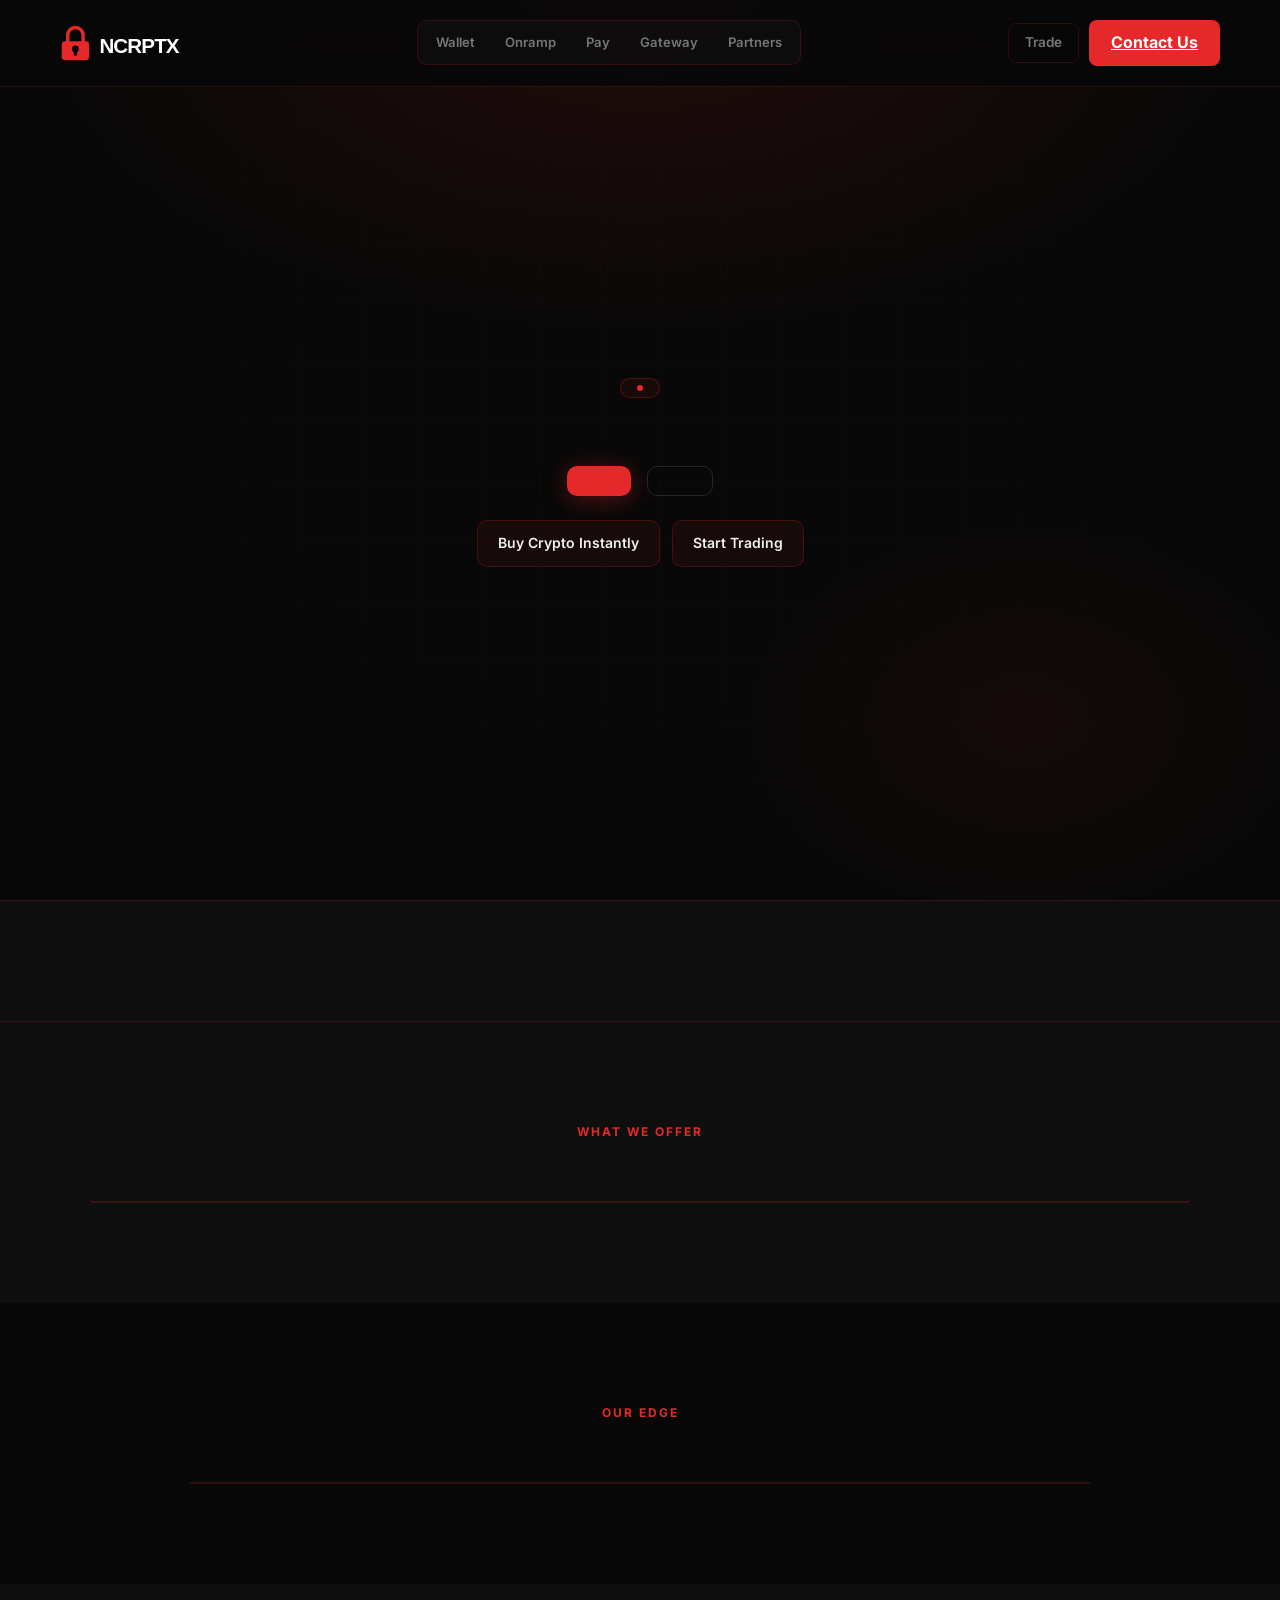
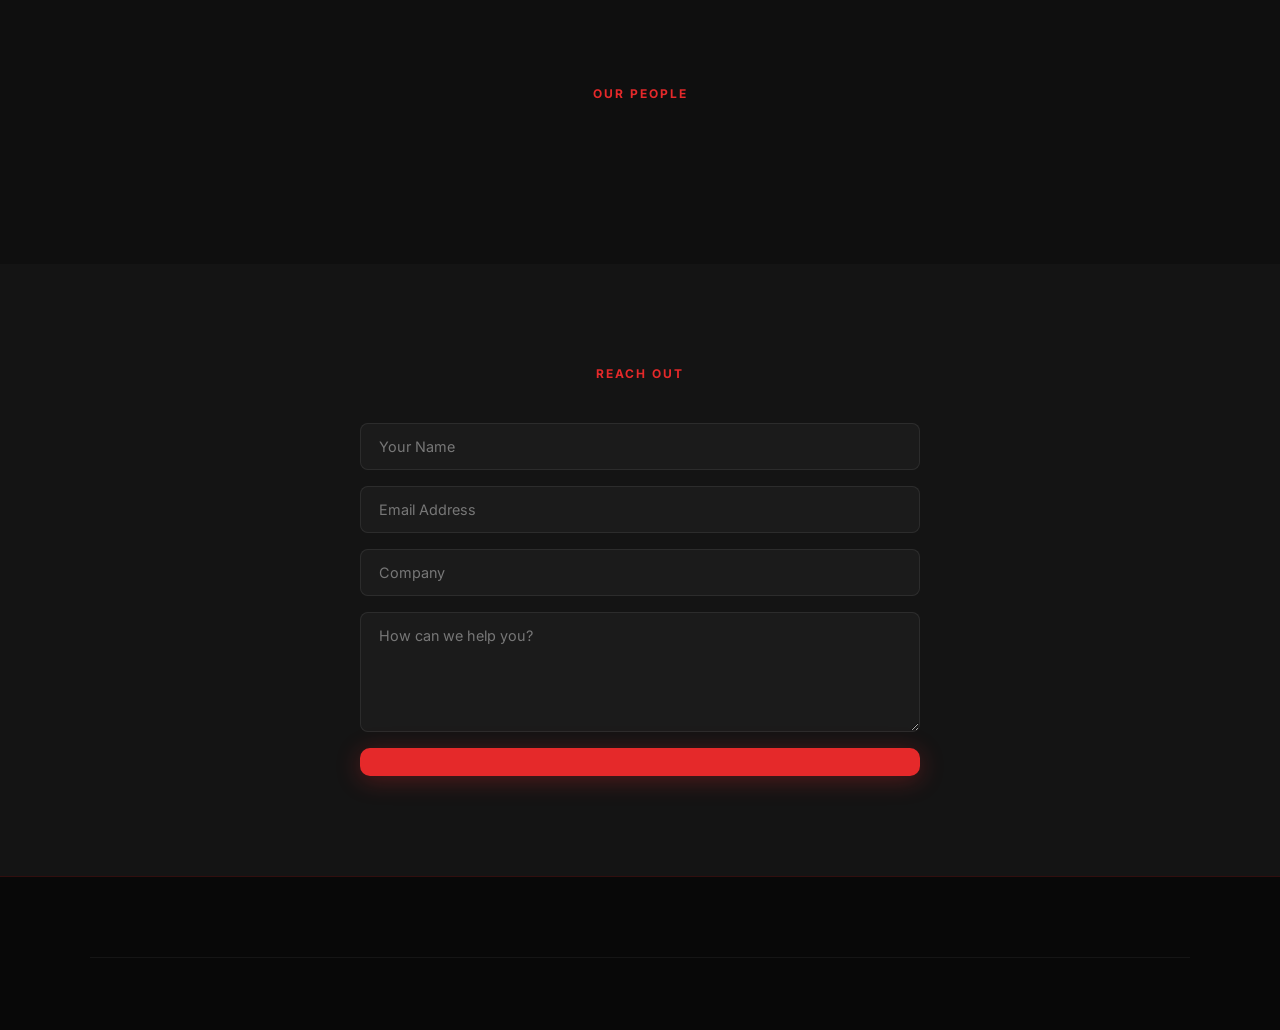
<file: index.html>
<!DOCTYPE html>
<html lang="en">
<head>
  <meta charset="UTF-8" />
  <meta name="viewport" content="width=device-width, initial-scale=1.0" />

  <!-- Primary SEO -->
  <title>ncrptx — Regulated Digital Asset Bank | Crypto Custody, Trading & Banking</title>
  <meta name="description" content="ncrptx is a regulated digital asset institution offering institutional-grade crypto custody, trading, banking, and tokenization services for institutions and qualified investors worldwide." />
  <meta name="keywords" content="digital asset bank, crypto custody, cryptocurrency trading, tokenization, digital assets, regulated crypto bank, institutional crypto, crypto banking, buy crypto, digital asset management" />
  <meta name="author" content="ncrptx" />
  <meta name="robots" content="index, follow" />
  <link rel="canonical" href="https://ncrptx.com/" />

  <!-- Open Graph (Facebook, LinkedIn) -->
  <meta property="og:type" content="website" />
  <meta property="og:url" content="https://ncrptx.com/" />
  <meta property="og:title" content="ncrptx — Regulated Digital Asset Bank" />
  <meta property="og:description" content="Institutional-grade crypto custody, trading, and banking services. Regulated, secure, and built for the digital asset economy." />
  <meta property="og:image" content="https://ncrptx.com/assets/og-image.png" />
  <meta property="og:site_name" content="ncrptx" />

  <!-- Twitter Card -->
  <meta name="twitter:card" content="summary_large_image" />
  <meta name="twitter:site" content="@ncrptx" />
  <meta name="twitter:title" content="ncrptx — Regulated Digital Asset Bank" />
  <meta name="twitter:description" content="Institutional-grade crypto custody, trading, and banking services. Regulated, secure, and built for the digital asset economy." />
  <meta name="twitter:image" content="https://ncrptx.com/assets/og-image.png" />

  <!-- Structured Data (JSON-LD) -->
  <script type="application/ld+json">
  {
    "@context": "https://schema.org",
    "@type": "FinancialService",
    "name": "ncrptx",
    "description": "A regulated digital asset institution offering custody, trading, banking, and tokenization services for institutions and qualified investors.",
    "url": "https://ncrptx.com",
    "logo": "https://ncrptx.com/assets/logo.png",
    "foundingDate": "2024",
    "address": {
      "@type": "PostalAddress",
      "addressLocality": "Zurich",
      "addressCountry": "CH"
    },
    "contactPoint": {
      "@type": "ContactPoint",
      "contactType": "customer service",
      "email": "contact@ncrptx.com"
    },
    "sameAs": [
      "https://twitter.com/ncrptx",
      "https://linkedin.com/company/ncrptx"
    ],
    "hasOfferCatalog": {
      "@type": "OfferCatalog",
      "name": "Digital Asset Services",
      "itemListElement": [
        { "@type": "Offer", "itemOffered": { "@type": "Service", "name": "Crypto Custody" } },
        { "@type": "Offer", "itemOffered": { "@type": "Service", "name": "Cryptocurrency Trading" } },
        { "@type": "Offer", "itemOffered": { "@type": "Service", "name": "Digital Asset Banking" } },
        { "@type": "Offer", "itemOffered": { "@type": "Service", "name": "Asset Tokenization" } }
      ]
    }
  }
  </script>

  <!-- Google Analytics -->
  <script async src="https://www.googletagmanager.com/gtag/js?id=G-MLZQ0FT4LB"></script>
  <script>
    window.dataLayer = window.dataLayer || [];
    function gtag(){dataLayer.push(arguments);}
    gtag('js', new Date());
    gtag('config', 'G-MLZQ0FT4LB');
  </script>

  <meta name="description" id="page-desc" content="" />
  <link rel="stylesheet" href="style.css" />
  <link rel="preconnect" href="https://fonts.googleapis.com" />
  <link href="https://fonts.googleapis.com/css2?family=Inter:wght@400;500;600;700;800&display=swap" rel="stylesheet" />
</head>
<body>

  <!-- NAV -->
  <nav id="navbar">
    <a href="/" class="nav-logo-img">
      <img src="assets/logo.svg" alt="ncrptx" height="28" />
    </a>
    <ul class="nav-features">
      <li><a href="wallet/" class="nav-feature-link">Wallet</a></li>
      <li><a href="onramp/" class="nav-feature-link">Onramp</a></li>
      <li><a href="pay/" class="nav-feature-link">Pay</a></li>
      <li><a href="gateway/" class="nav-feature-link">Gateway</a></li>
      <li><a href="partners/" class="nav-feature-link">Partners</a></li>
    </ul>
    <div class="nav-actions">
      <a href="trade/" class="nav-action-btn">Trade</a>
      <a href="#contact" class="nav-cta">Contact Us</a>
    </div>
  </nav>

  <!-- HERO -->
  <section id="hero">
    <div class="hero-bg"></div>
    <div class="hero-grid"></div>
    <div class="hero-content">
      <div class="hero-badge" id="hero-badge"></div>
      <h1 class="hero-title" id="hero-title"></h1>
      <p class="hero-sub" id="hero-sub"></p>
      <div class="hero-buttons">
        <a href="#contact" class="btn-primary" id="hero-cta1"></a>
        <a href="#services" class="btn-secondary" id="hero-cta2"></a>
      </div>
      <div class="hero-product-links">
        <a href="onramp/" class="hero-product-btn">Buy Crypto Instantly</a>
        <a href="trade/" class="hero-product-btn">Start Trading</a>
      </div>
    </div>
  </section>

  <!-- STATS -->
  <div id="stats">
    <div class="stats-grid" id="stats-grid"></div>
  </div>

  <!-- SERVICES -->
  <section id="services">
    <div class="section-header">
      <div class="section-label">What We Offer</div>
      <h2 class="section-title" id="services-title"></h2>
      <p class="section-sub" id="services-sub"></p>
    </div>
    <div class="services-grid" id="services-grid"></div>
  </section>

  <!-- WHY US -->
  <section id="why">
    <div class="section-header">
      <div class="section-label">Our Edge</div>
      <h2 class="section-title" id="why-title"></h2>
      <p class="section-sub" id="why-sub"></p>
    </div>
    <div class="why-grid" id="why-grid"></div>
  </section>

  <!-- TEAM -->
  <section id="team">
    <div class="section-header">
      <div class="section-label">Our People</div>
      <h2 class="section-title" id="team-title"></h2>
      <p class="section-sub" id="team-sub"></p>
    </div>
    <div class="team-grid" id="team-grid"></div>
  </section>

  <!-- CONTACT -->
  <section id="contact">
    <div class="contact-box">
      <div class="section-label">Reach Out</div>
      <h2 class="section-title" id="contact-title"></h2>
      <p class="section-sub" id="contact-sub"></p>
      <form class="contact-form" onsubmit="handleSubmit(event)">
        <input type="text" placeholder="Your Name" required />
        <input type="email" placeholder="Email Address" required />
        <input type="text" placeholder="Company" />
        <textarea placeholder="How can we help you?"></textarea>
        <button type="submit" id="contact-cta"></button>
      </form>
    </div>
  </section>

  <!-- FOOTER -->
  <footer>
    <div class="footer-inner">
      <div class="footer-top">
        <a href="#" class="nav-logo" id="footer-logo"></a>
        <ul class="footer-links" id="footer-links"></ul>
      </div>
      <div class="footer-bottom">
        <p class="footer-disclaimer" id="footer-disclaimer"></p>
        <p class="footer-copy" id="footer-copy"></p>
      </div>
    </div>
  </footer>

  <script src="config.js"></script>
  <script src="main.js"></script>
</body>
</html>
</file>
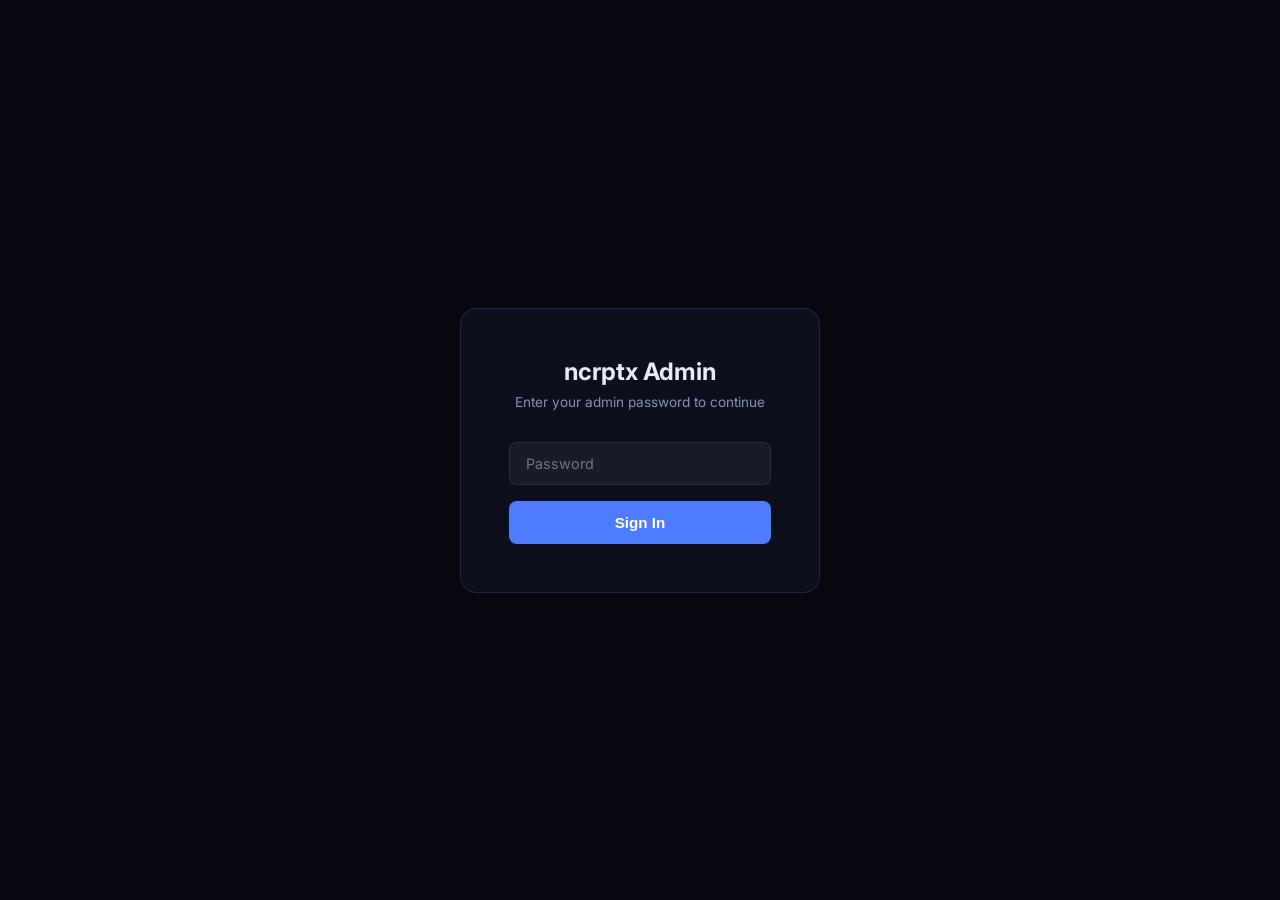
<file: admin/index.html>
<!DOCTYPE html>
<html lang="en">
<head>
  <meta charset="UTF-8" />
  <meta name="viewport" content="width=device-width, initial-scale=1.0" />
  <title>ncrptx Admin</title>
  <link href="https://fonts.googleapis.com/css2?family=Inter:wght@400;500;600;700&display=swap" rel="stylesheet" />
  <style>
    :root {
      --bg: #07080f; --bg2: #0d0f1c; --accent: #4f7cff;
      --text: #e8eaf6; --muted: #8890b5; --border: rgba(79,124,255,0.2);
      --green: #22c55e; --red: #ef4444;
    }
    * { margin:0; padding:0; box-sizing:border-box; }
    body { background:var(--bg); color:var(--text); font-family:'Inter',sans-serif; min-height:100vh; }

    /* LOGIN */
    #login-screen {
      display:flex; align-items:center; justify-content:center;
      min-height:100vh;
    }
    .login-box {
      background:var(--bg2); border:1px solid var(--border); border-radius:16px;
      padding:48px; width:360px; text-align:center;
    }
    .login-box h1 { font-size:1.5rem; margin-bottom:8px; }
    .login-box p { color:var(--muted); font-size:0.85rem; margin-bottom:32px; }
    .login-box input {
      width:100%; background:rgba(255,255,255,0.05); border:1px solid var(--border);
      border-radius:8px; padding:12px 16px; color:var(--text); font-family:'Inter',sans-serif;
      font-size:0.9rem; margin-bottom:16px; outline:none;
    }
    .login-box input:focus { border-color:var(--accent); }
    .login-box button {
      width:100%; background:var(--accent); color:#fff; border:none;
      border-radius:8px; padding:13px; font-weight:600; cursor:pointer; font-size:0.95rem;
    }
    .login-error { color:var(--red); font-size:0.82rem; margin-top:12px; display:none; }

    /* ADMIN */
    #admin-screen { display:none; }
    .admin-nav {
      background:var(--bg2); border-bottom:1px solid var(--border);
      padding:16px 32px; display:flex; align-items:center; justify-content:space-between;
    }
    .admin-nav h1 { font-size:1.1rem; font-weight:700; }
    .admin-nav span { color:var(--muted); font-size:0.82rem; }
    .logout-btn {
      background:transparent; border:1px solid var(--border); color:var(--muted);
      padding:7px 16px; border-radius:6px; cursor:pointer; font-size:0.82rem;
    }
    .logout-btn:hover { border-color:var(--red); color:var(--red); }

    .admin-layout { display:flex; min-height:calc(100vh - 57px); }

    .sidebar {
      width:220px; background:var(--bg2); border-right:1px solid var(--border);
      padding:24px 0; flex-shrink:0;
    }
    .sidebar-item {
      padding:10px 24px; cursor:pointer; font-size:0.875rem; color:var(--muted);
      transition:all 0.2s; border-left:3px solid transparent;
    }
    .sidebar-item:hover { color:var(--text); background:rgba(255,255,255,0.03); }
    .sidebar-item.active { color:var(--accent); border-left-color:var(--accent); background:rgba(79,124,255,0.05); }

    .editor { flex:1; padding:40px; overflow-y:auto; max-width:900px; }
    .editor h2 { font-size:1.3rem; margin-bottom:8px; }
    .editor > p { color:var(--muted); font-size:0.85rem; margin-bottom:32px; }

    .tab { display:none; }
    .tab.active { display:block; }

    .field-group { margin-bottom:28px; }
    .field-group label { display:block; font-size:0.8rem; font-weight:600; color:var(--muted); text-transform:uppercase; letter-spacing:1px; margin-bottom:8px; }
    .field-group input, .field-group textarea {
      width:100%; background:rgba(255,255,255,0.04); border:1px solid var(--border);
      border-radius:8px; padding:12px 16px; color:var(--text); font-family:'Inter',sans-serif;
      font-size:0.9rem; outline:none; transition:border-color 0.2s;
    }
    .field-group input:focus, .field-group textarea:focus { border-color:var(--accent); }
    .field-group textarea { resize:vertical; min-height:80px; }

    .save-bar {
      position:sticky; bottom:0; background:var(--bg2); border-top:1px solid var(--border);
      padding:16px 40px; display:flex; align-items:center; gap:16px;
    }
    .save-btn {
      background:var(--accent); color:#fff; border:none; border-radius:8px;
      padding:11px 28px; font-weight:600; cursor:pointer; font-size:0.9rem;
    }
    .save-btn:hover { opacity:0.85; }
    .save-msg { font-size:0.85rem; color:var(--green); display:none; }

    .card-editor { background:rgba(255,255,255,0.03); border:1px solid var(--border); border-radius:10px; padding:24px; margin-bottom:20px; }
    .card-editor h4 { font-size:0.9rem; font-weight:600; margin-bottom:16px; color:var(--accent); }
    .two-col { display:grid; grid-template-columns:1fr 1fr; gap:16px; }

    .preview-btn {
      background:transparent; border:1px solid var(--border); color:var(--text);
      padding:11px 22px; border-radius:8px; cursor:pointer; font-size:0.9rem; text-decoration:none;
      display:inline-block;
    }
    .preview-btn:hover { border-color:var(--accent); }
  </style>
</head>
<body>

<!-- LOGIN -->
<div id="login-screen">
  <div class="login-box">
    <h1>ncrptx Admin</h1>
    <p>Enter your admin password to continue</p>
    <input type="password" id="pw-input" placeholder="Password" onkeydown="if(event.key==='Enter')login()" />
    <button onclick="login()">Sign In</button>
    <p class="login-error" id="login-error">Incorrect password</p>
  </div>
</div>

<!-- ADMIN PANEL -->
<div id="admin-screen">
  <div class="admin-nav">
    <h1>⚙️ ncrptx Admin Panel</h1>
    <div style="display:flex;align-items:center;gap:20px">
      <span>Editing: config.js</span>
      <a href="../index.html" class="preview-btn" target="_blank">Preview Site →</a>
      <button class="logout-btn" onclick="logout()">Log Out</button>
    </div>
  </div>

  <div class="admin-layout">
    <div class="sidebar">
      <div class="sidebar-item active" onclick="showTab('company')">🏢 Company</div>
      <div class="sidebar-item" onclick="showTab('hero')">🦸 Hero</div>
      <div class="sidebar-item" onclick="showTab('stats')">📊 Stats</div>
      <div class="sidebar-item" onclick="showTab('services')">🛠 Services</div>
      <div class="sidebar-item" onclick="showTab('why')">✅ Why Us</div>
      <div class="sidebar-item" onclick="showTab('team')">👥 Team</div>
      <div class="sidebar-item" onclick="showTab('contact')">📬 Contact</div>
      <div class="sidebar-item" onclick="showTab('export')">💾 Export</div>
    </div>

    <div style="flex:1;display:flex;flex-direction:column;">
      <div class="editor" id="editor-content">

        <!-- COMPANY -->
        <div class="tab active" id="tab-company">
          <h2>Company Details</h2>
          <p>Basic company information shown across the website.</p>
          <div class="field-group"><label>Company Name</label><input id="c-name" /></div>
          <div class="field-group"><label>Tagline</label><input id="c-tagline" /></div>
          <div class="field-group"><label>Description</label><textarea id="c-desc"></textarea></div>
          <div class="two-col">
            <div class="field-group"><label>Email</label><input id="c-email" /></div>
            <div class="field-group"><label>Phone</label><input id="c-phone" /></div>
          </div>
          <div class="field-group"><label>Address</label><input id="c-address" /></div>
          <div class="two-col">
            <div class="field-group"><label>License / Regulatory Label</label><input id="c-license" /></div>
            <div class="field-group"><label>Founded Year</label><input id="c-founded" /></div>
          </div>
          <div class="two-col">
            <div class="field-group"><label>LinkedIn URL</label><input id="c-linkedin" /></div>
            <div class="field-group"><label>Twitter URL</label><input id="c-twitter" /></div>
          </div>
        </div>

        <!-- HERO -->
        <div class="tab" id="tab-hero">
          <h2>Hero Section</h2>
          <p>The first section visitors see.</p>
          <div class="field-group"><label>Headline</label><input id="h-headline" /></div>
          <div class="field-group"><label>Subheadline</label><textarea id="h-sub"></textarea></div>
          <div class="two-col">
            <div class="field-group"><label>Primary Button</label><input id="h-cta1" /></div>
            <div class="field-group"><label>Secondary Button</label><input id="h-cta2" /></div>
          </div>
        </div>

        <!-- STATS -->
        <div class="tab" id="tab-stats">
          <h2>Stats Bar</h2>
          <p>Key numbers shown below the hero section.</p>
          <div id="stats-editor"></div>
        </div>

        <!-- SERVICES -->
        <div class="tab" id="tab-services">
          <h2>Services</h2>
          <p>Service cards shown on the website.</p>
          <div class="two-col" style="margin-bottom:28px">
            <div class="field-group"><label>Section Title</label><input id="svc-title" /></div>
            <div class="field-group"><label>Section Subtitle</label><input id="svc-sub" /></div>
          </div>
          <div id="services-editor"></div>
        </div>

        <!-- WHY -->
        <div class="tab" id="tab-why">
          <h2>Why Us</h2>
          <p>Reasons to choose ncrptx.</p>
          <div class="two-col" style="margin-bottom:28px">
            <div class="field-group"><label>Section Title</label><input id="why-title" /></div>
            <div class="field-group"><label>Section Subtitle</label><input id="why-sub" /></div>
          </div>
          <div id="why-editor"></div>
        </div>

        <!-- TEAM -->
        <div class="tab" id="tab-team">
          <h2>Team Members</h2>
          <p>Leadership team cards.</p>
          <div class="two-col" style="margin-bottom:28px">
            <div class="field-group"><label>Section Title</label><input id="team-title" /></div>
            <div class="field-group"><label>Section Subtitle</label><input id="team-sub" /></div>
          </div>
          <div id="team-editor"></div>
        </div>

        <!-- CONTACT -->
        <div class="tab" id="tab-contact">
          <h2>Contact Section</h2>
          <div class="field-group"><label>Title</label><input id="ct-title" /></div>
          <div class="field-group"><label>Subtitle</label><textarea id="ct-sub"></textarea></div>
          <div class="field-group"><label>Button Label</label><input id="ct-cta" /></div>
        </div>

        <!-- EXPORT -->
        <div class="tab" id="tab-export">
          <h2>Export Config</h2>
          <p>Copy the generated config.js content below and replace your current config.js file to apply all changes.</p>
          <div style="margin-top:24px;">
            <textarea id="export-output" style="width:100%;height:500px;background:rgba(0,0,0,0.4);border:1px solid var(--border);border-radius:8px;padding:20px;color:#a8d8a8;font-family:monospace;font-size:0.8rem;resize:none;" readonly></textarea>
            <button onclick="copyExport()" style="margin-top:16px;background:var(--accent);color:#fff;border:none;border-radius:8px;padding:11px 28px;font-weight:600;cursor:pointer;">📋 Copy to Clipboard</button>
            <span id="copied-msg" style="color:var(--green);font-size:0.85rem;margin-left:12px;display:none;">Copied!</span>
          </div>
        </div>

      </div>
      <div class="save-bar">
        <button class="save-btn" onclick="saveChanges()">Save Changes</button>
        <span class="save-msg" id="save-msg">✓ Changes saved to memory</span>
        <span style="color:var(--muted);font-size:0.8rem;margin-left:auto;">Changes are saved in browser. Use Export to get config.js</span>
      </div>
    </div>
  </div>
</div>

<script src="../config.js"></script>
<script>
// ---- AUTH ----
const ADMIN_HASH = "2fad66a57be52a6ca8dbd3c3f54f0b838e7b705292cb6bb5e93fc25b4602e1a0";

async function login() {
  const pw = document.getElementById('pw-input').value;
  const buf = await crypto.subtle.digest('SHA-256', new TextEncoder().encode(pw));
  const hash = Array.from(new Uint8Array(buf)).map(b => b.toString(16).padStart(2,'0')).join('');
  if (hash === ADMIN_HASH) {
    document.getElementById('login-screen').style.display = 'none';
    document.getElementById('admin-screen').style.display = 'block';
    initAdmin();
  } else {
    document.getElementById('login-error').style.display = 'block';
  }
}

function logout() {
  document.getElementById('login-screen').style.display = 'flex';
  document.getElementById('admin-screen').style.display = 'none';
  document.getElementById('pw-input').value = '';
}

// ---- TABS ----
function showTab(name) {
  document.querySelectorAll('.tab').forEach(t => t.classList.remove('active'));
  document.querySelectorAll('.sidebar-item').forEach(t => t.classList.remove('active'));
  document.getElementById('tab-' + name).classList.add('active');
  event.target.classList.add('active');
  if (name === 'export') generateExport();
}

// ---- INIT ----
function initAdmin() {
  const c = CONFIG;

  // Company
  document.getElementById('c-name').value = c.company.name;
  document.getElementById('c-tagline').value = c.company.tagline;
  document.getElementById('c-desc').value = c.company.description;
  document.getElementById('c-email').value = c.company.email;
  document.getElementById('c-phone').value = c.company.phone;
  document.getElementById('c-address').value = c.company.address;
  document.getElementById('c-license').value = c.company.license;
  document.getElementById('c-founded').value = c.company.founded;
  document.getElementById('c-linkedin').value = c.company.linkedin;
  document.getElementById('c-twitter').value = c.company.twitter;

  // Hero
  document.getElementById('h-headline').value = c.hero.headline;
  document.getElementById('h-sub').value = c.hero.subheadline;
  document.getElementById('h-cta1').value = c.hero.cta_primary;
  document.getElementById('h-cta2').value = c.hero.cta_secondary;

  // Stats
  const se = document.getElementById('stats-editor');
  c.stats.forEach((s, i) => {
    se.innerHTML += `<div class="card-editor"><h4>Stat ${i+1}</h4>
      <div class="two-col">
        <div class="field-group"><label>Value</label><input id="stat-val-${i}" value="${s.value}" /></div>
        <div class="field-group"><label>Label</label><input id="stat-lbl-${i}" value="${s.label}" /></div>
      </div></div>`;
  });

  // Services
  document.getElementById('svc-title').value = c.services.title;
  document.getElementById('svc-sub').value = c.services.subtitle;
  const sve = document.getElementById('services-editor');
  c.services.items.forEach((s, i) => {
    sve.innerHTML += `<div class="card-editor"><h4>Service ${i+1}</h4>
      <div class="two-col">
        <div class="field-group"><label>Icon (emoji)</label><input id="svc-icon-${i}" value="${s.icon}" /></div>
        <div class="field-group"><label>Title</label><input id="svc-ttl-${i}" value="${s.title}" /></div>
      </div>
      <div class="field-group"><label>Description</label><textarea id="svc-desc-${i}">${s.description}</textarea></div>
    </div>`;
  });

  // Why
  document.getElementById('why-title').value = c.why.title;
  document.getElementById('why-sub').value = c.why.subtitle;
  const wye = document.getElementById('why-editor');
  c.why.items.forEach((w, i) => {
    wye.innerHTML += `<div class="card-editor"><h4>Item ${i+1}</h4>
      <div class="two-col">
        <div class="field-group"><label>Icon</label><input id="why-icon-${i}" value="${w.icon}" /></div>
        <div class="field-group"><label>Title</label><input id="why-ttl-${i}" value="${w.title}" /></div>
      </div>
      <div class="field-group"><label>Description</label><textarea id="why-desc-${i}">${w.description}</textarea></div>
    </div>`;
  });

  // Team
  document.getElementById('team-title').value = c.team.title;
  document.getElementById('team-sub').value = c.team.subtitle;
  const tme = document.getElementById('team-editor');
  c.team.members.forEach((m, i) => {
    tme.innerHTML += `<div class="card-editor"><h4>Member ${i+1}</h4>
      <div class="two-col">
        <div class="field-group"><label>Name</label><input id="tm-name-${i}" value="${m.name}" /></div>
        <div class="field-group"><label>Role</label><input id="tm-role-${i}" value="${m.role}" /></div>
      </div>
      <div class="field-group"><label>Bio</label><textarea id="tm-bio-${i}">${m.bio}</textarea></div>
      <div class="field-group"><label>Photo URL</label><input id="tm-img-${i}" value="${m.image}" /></div>
    </div>`;
  });

  // Contact
  document.getElementById('ct-title').value = c.contact.title;
  document.getElementById('ct-sub').value = c.contact.subtitle;
  document.getElementById('ct-cta').value = c.contact.cta;
}

// ---- SAVE ----
function saveChanges() {
  // Updates the in-memory CONFIG object
  const c = CONFIG;
  c.company.name = document.getElementById('c-name').value;
  c.company.tagline = document.getElementById('c-tagline').value;
  c.company.description = document.getElementById('c-desc').value;
  c.company.email = document.getElementById('c-email').value;
  c.company.phone = document.getElementById('c-phone').value;
  c.company.address = document.getElementById('c-address').value;
  c.company.license = document.getElementById('c-license').value;
  c.company.founded = document.getElementById('c-founded').value;
  c.company.linkedin = document.getElementById('c-linkedin').value;
  c.company.twitter = document.getElementById('c-twitter').value;

  c.hero.headline = document.getElementById('h-headline').value;
  c.hero.subheadline = document.getElementById('h-sub').value;
  c.hero.cta_primary = document.getElementById('h-cta1').value;
  c.hero.cta_secondary = document.getElementById('h-cta2').value;

  c.stats.forEach((s, i) => {
    s.value = document.getElementById(`stat-val-${i}`).value;
    s.label = document.getElementById(`stat-lbl-${i}`).value;
  });

  c.services.title = document.getElementById('svc-title').value;
  c.services.subtitle = document.getElementById('svc-sub').value;
  c.services.items.forEach((s, i) => {
    s.icon = document.getElementById(`svc-icon-${i}`).value;
    s.title = document.getElementById(`svc-ttl-${i}`).value;
    s.description = document.getElementById(`svc-desc-${i}`).value;
  });

  c.why.title = document.getElementById('why-title').value;
  c.why.subtitle = document.getElementById('why-sub').value;
  c.why.items.forEach((w, i) => {
    w.icon = document.getElementById(`why-icon-${i}`).value;
    w.title = document.getElementById(`why-ttl-${i}`).value;
    w.description = document.getElementById(`why-desc-${i}`).value;
  });

  c.team.title = document.getElementById('team-title').value;
  c.team.subtitle = document.getElementById('team-sub').value;
  c.team.members.forEach((m, i) => {
    m.name = document.getElementById(`tm-name-${i}`).value;
    m.role = document.getElementById(`tm-role-${i}`).value;
    m.bio = document.getElementById(`tm-bio-${i}`).value;
    m.image = document.getElementById(`tm-img-${i}`).value;
  });

  c.contact.title = document.getElementById('ct-title').value;
  c.contact.subtitle = document.getElementById('ct-sub').value;
  c.contact.cta = document.getElementById('ct-cta').value;

  const msg = document.getElementById('save-msg');
  msg.style.display = 'inline';
  setTimeout(() => msg.style.display = 'none', 3000);
}

// ---- EXPORT ----
function generateExport() {
  saveChanges();
  const c = CONFIG;
  const output = `const CONFIG = ${JSON.stringify(c, null, 2)};`;
  document.getElementById('export-output').value = output;
}

function copyExport() {
  const txt = document.getElementById('export-output').value;
  navigator.clipboard.writeText(txt);
  const msg = document.getElementById('copied-msg');
  msg.style.display = 'inline';
  setTimeout(() => msg.style.display = 'none', 2000);
}
</script>
</body>
</html>
</file>
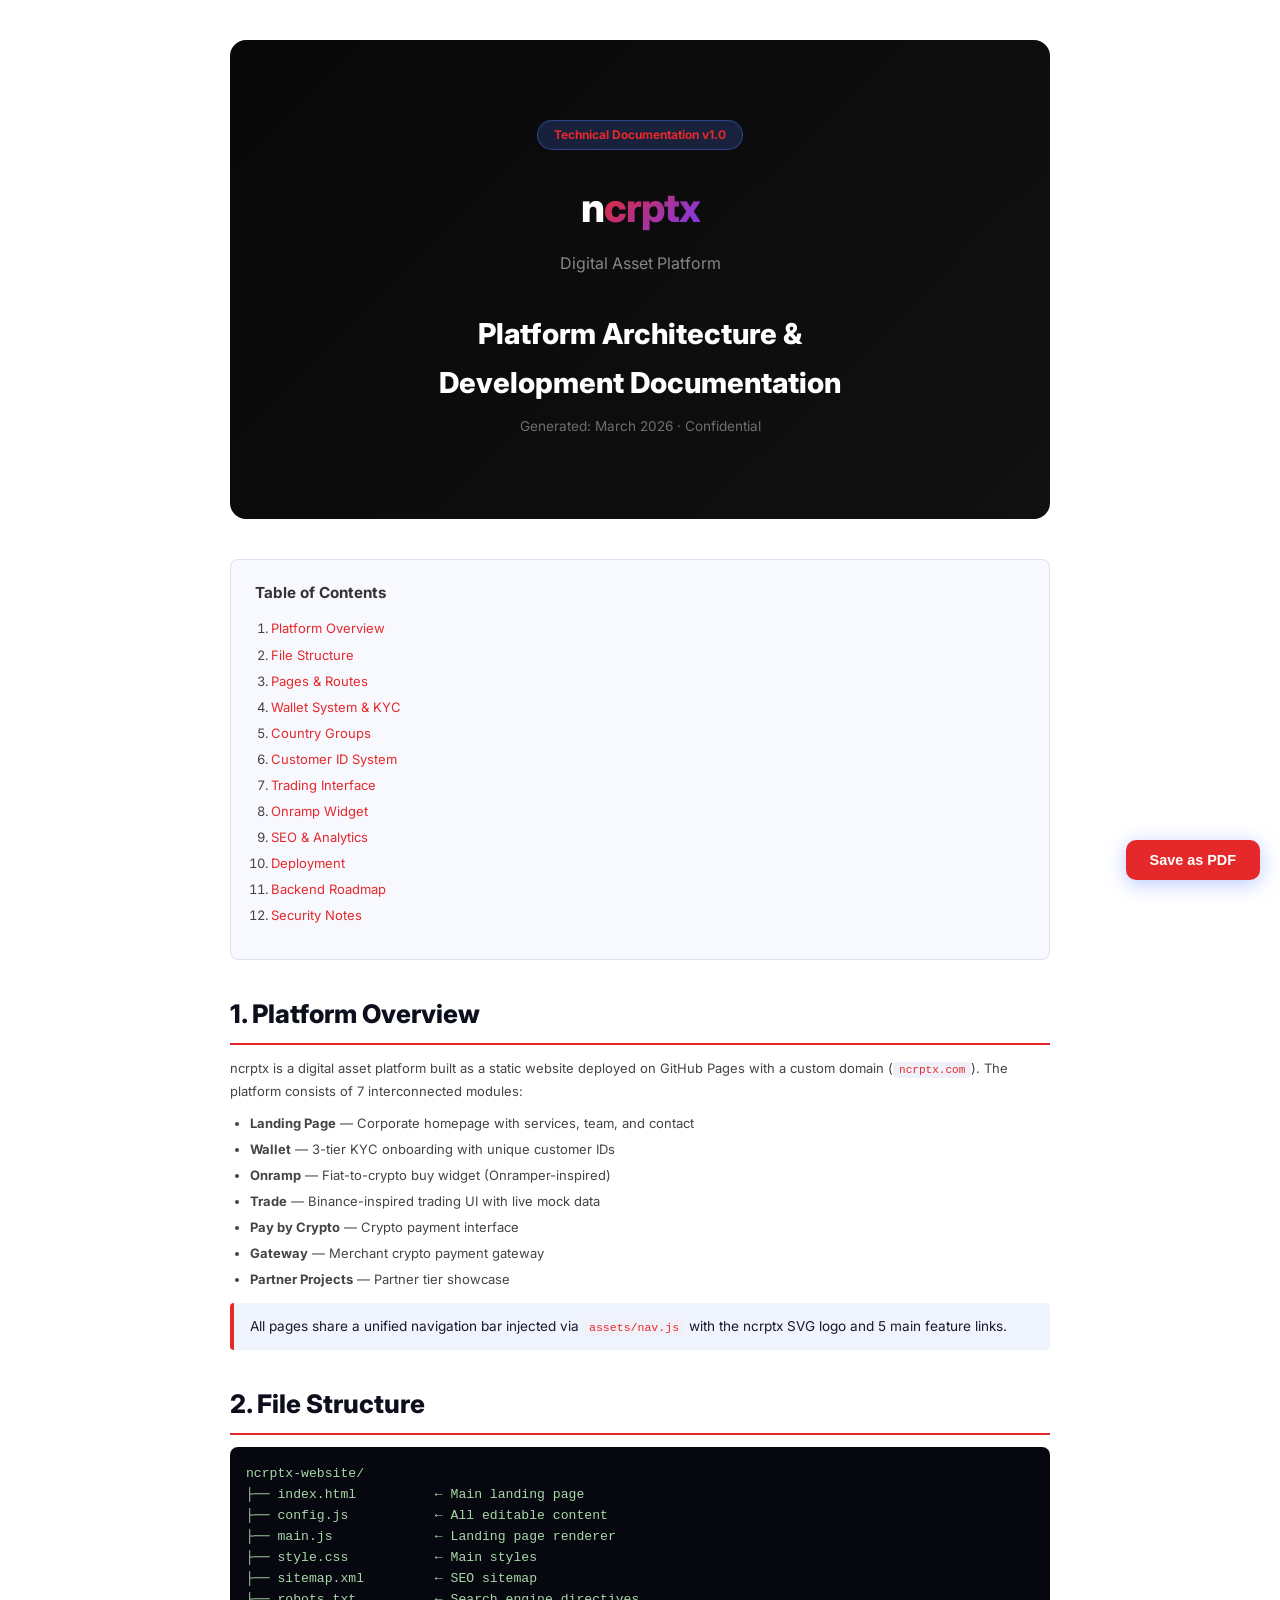
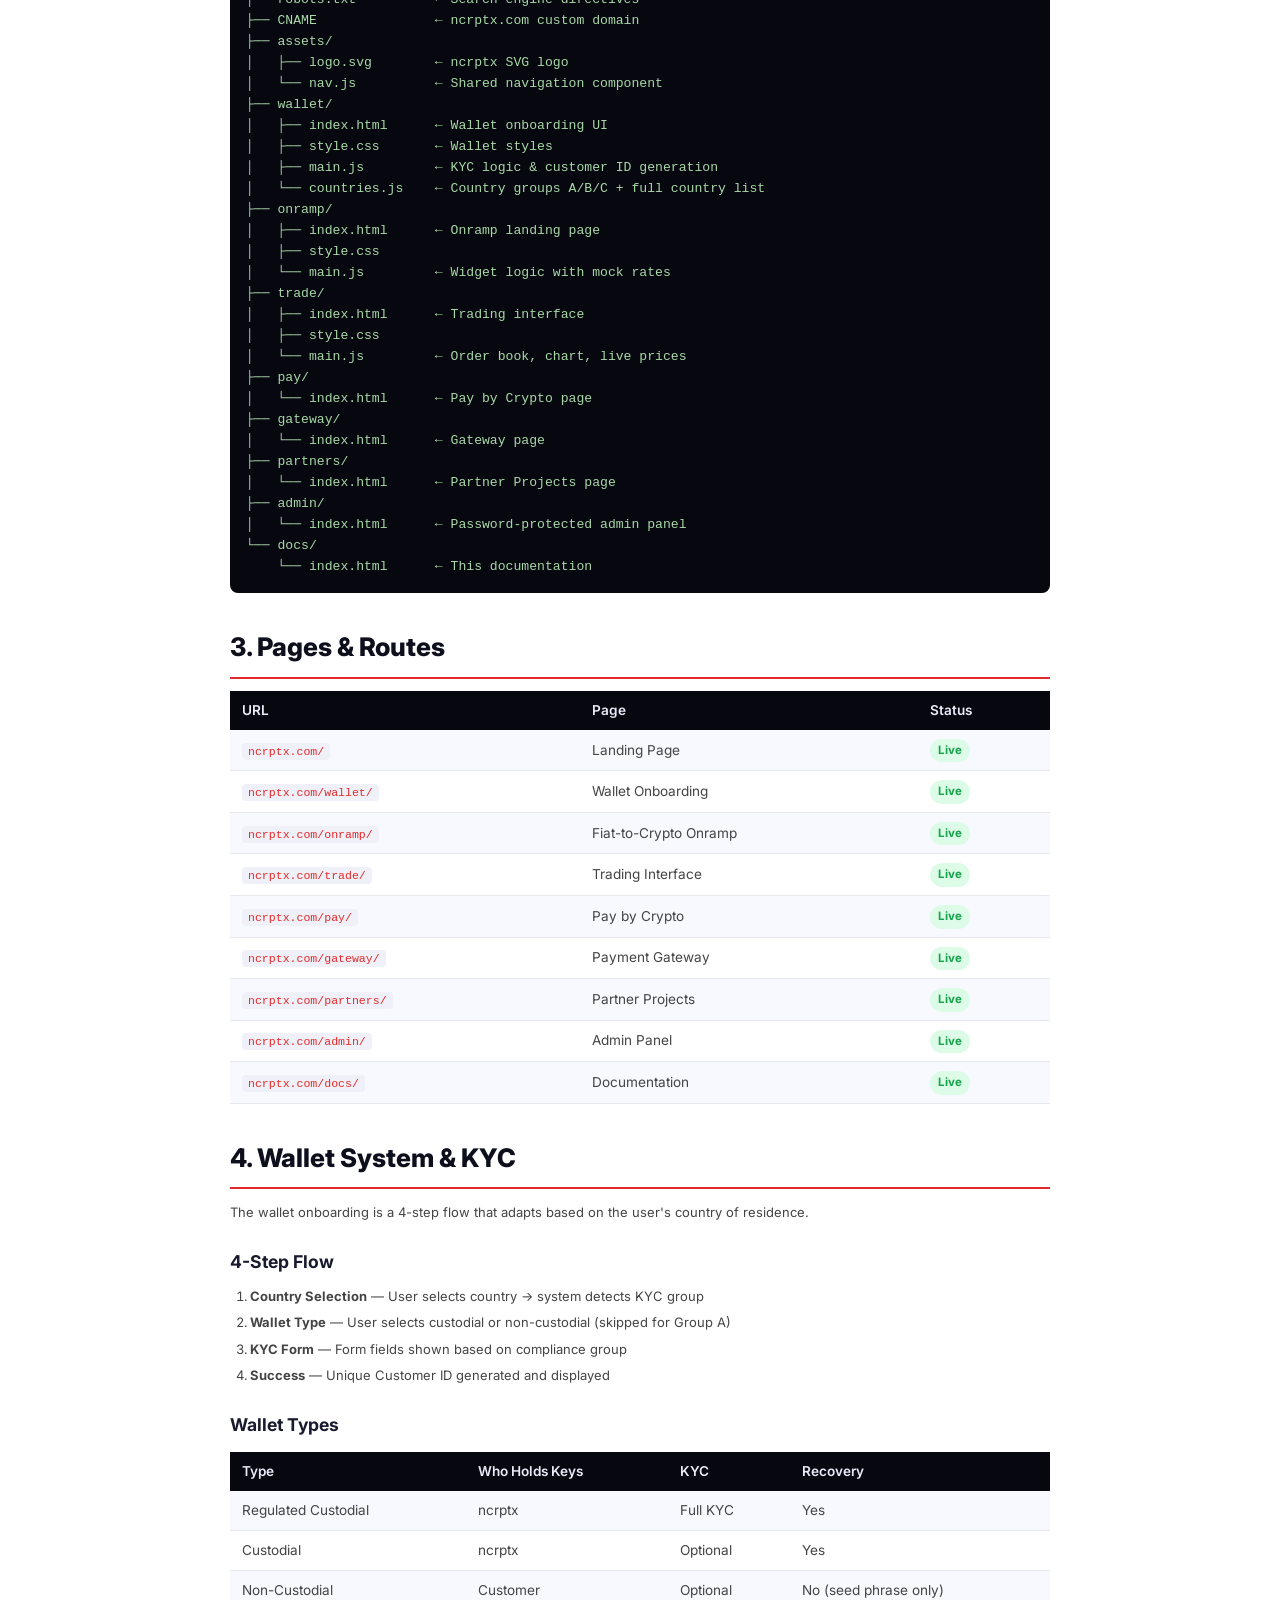
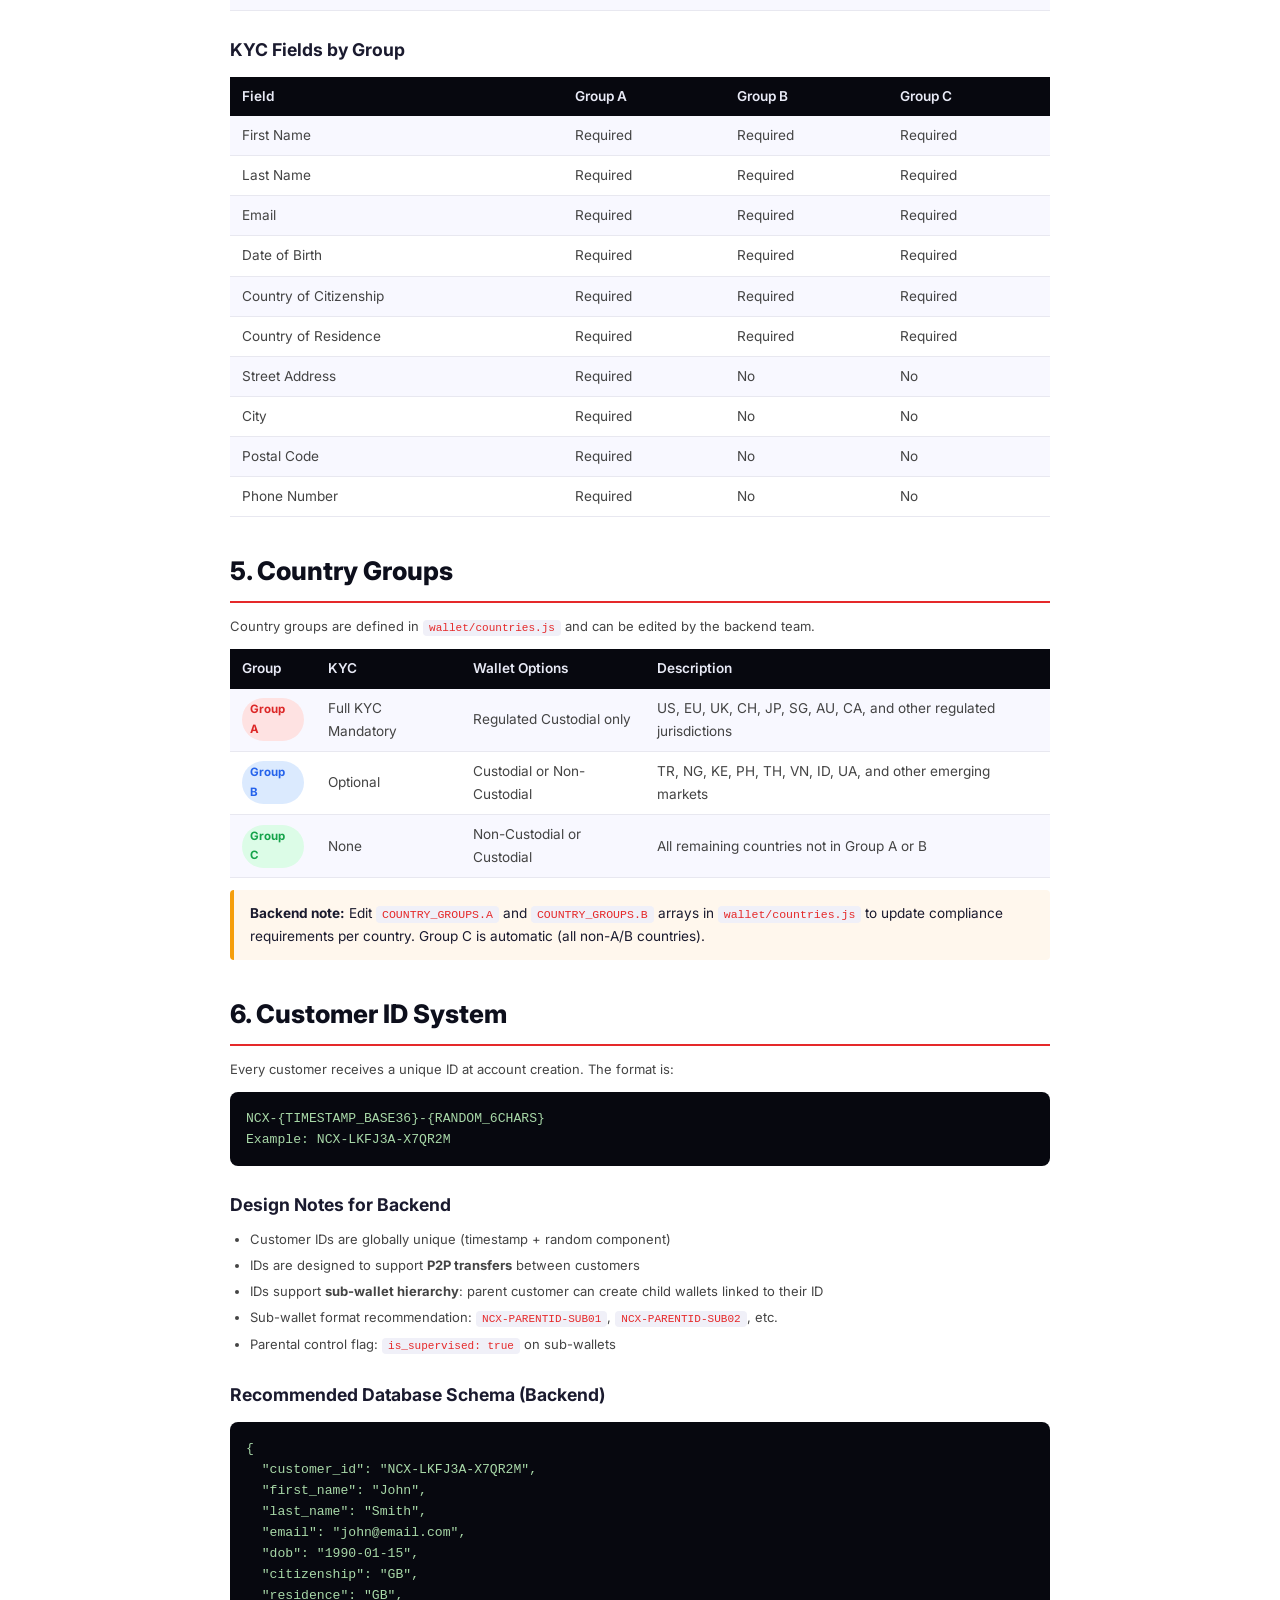
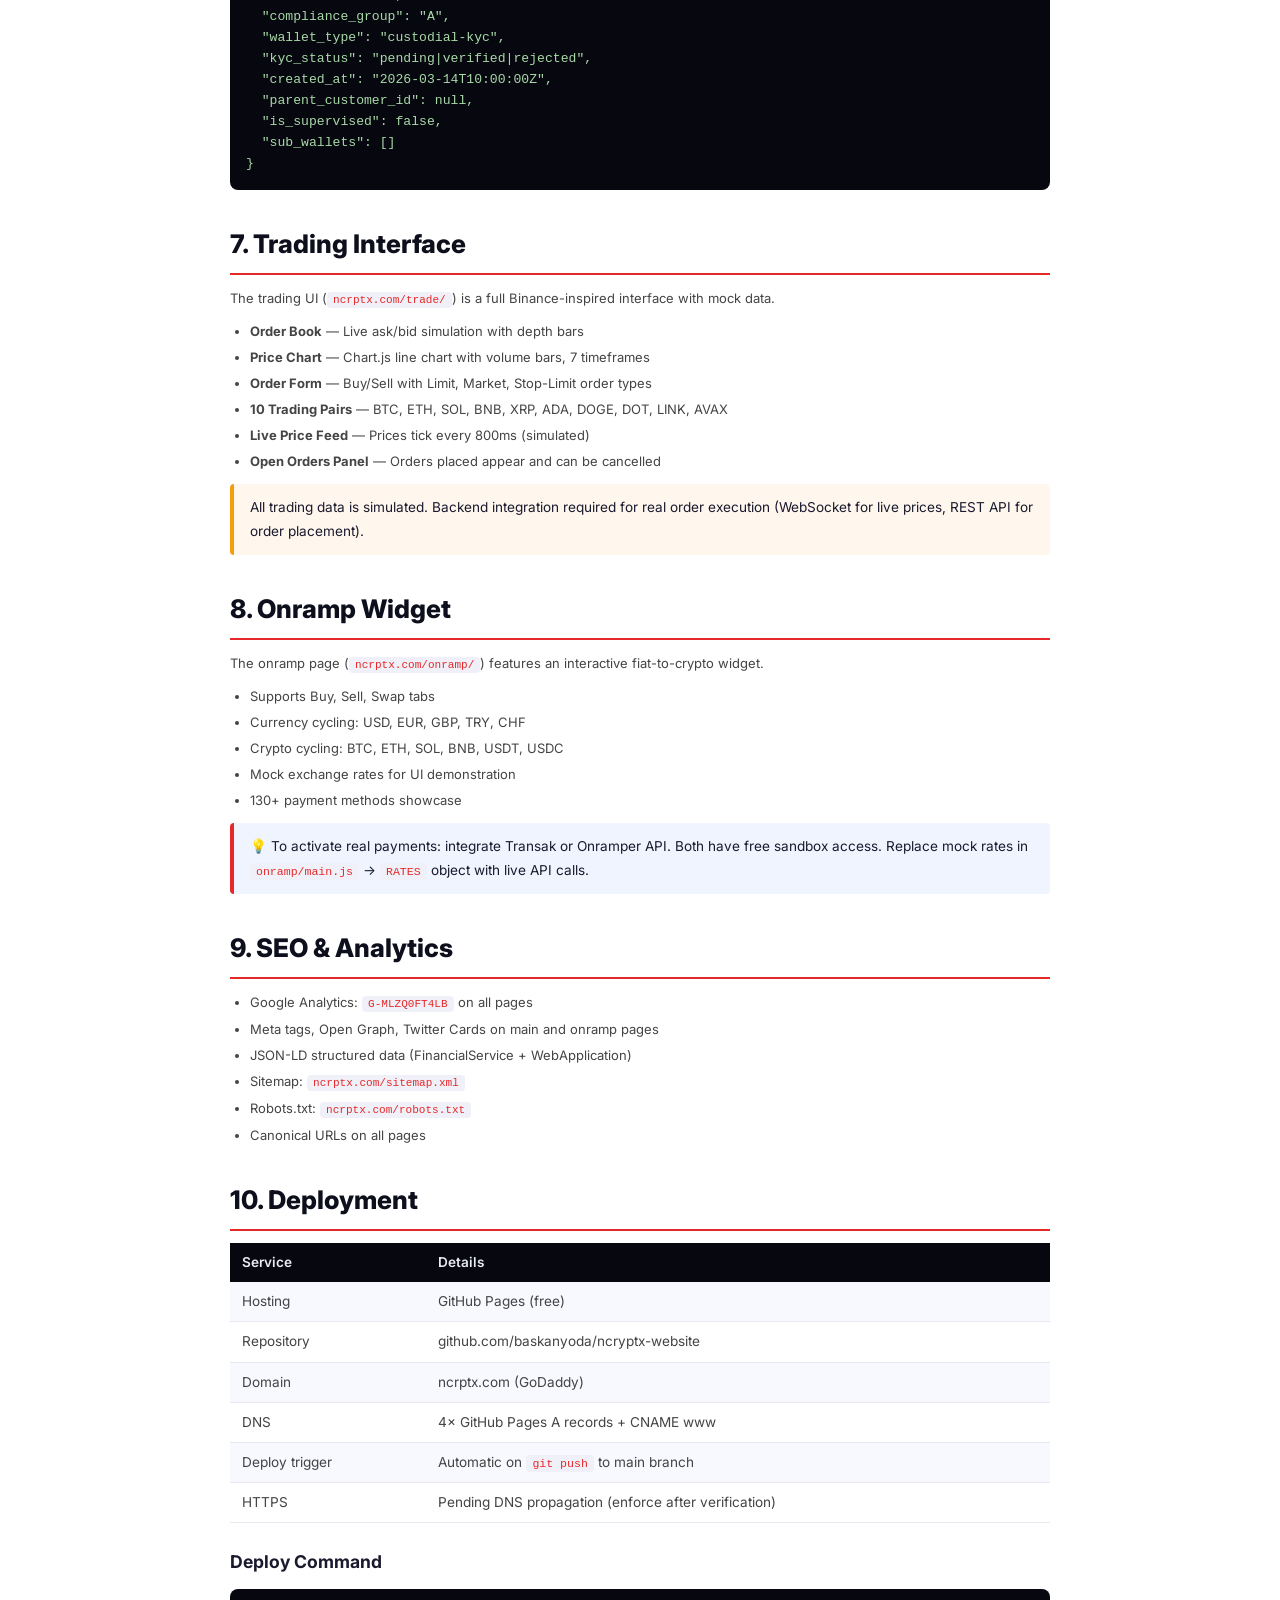
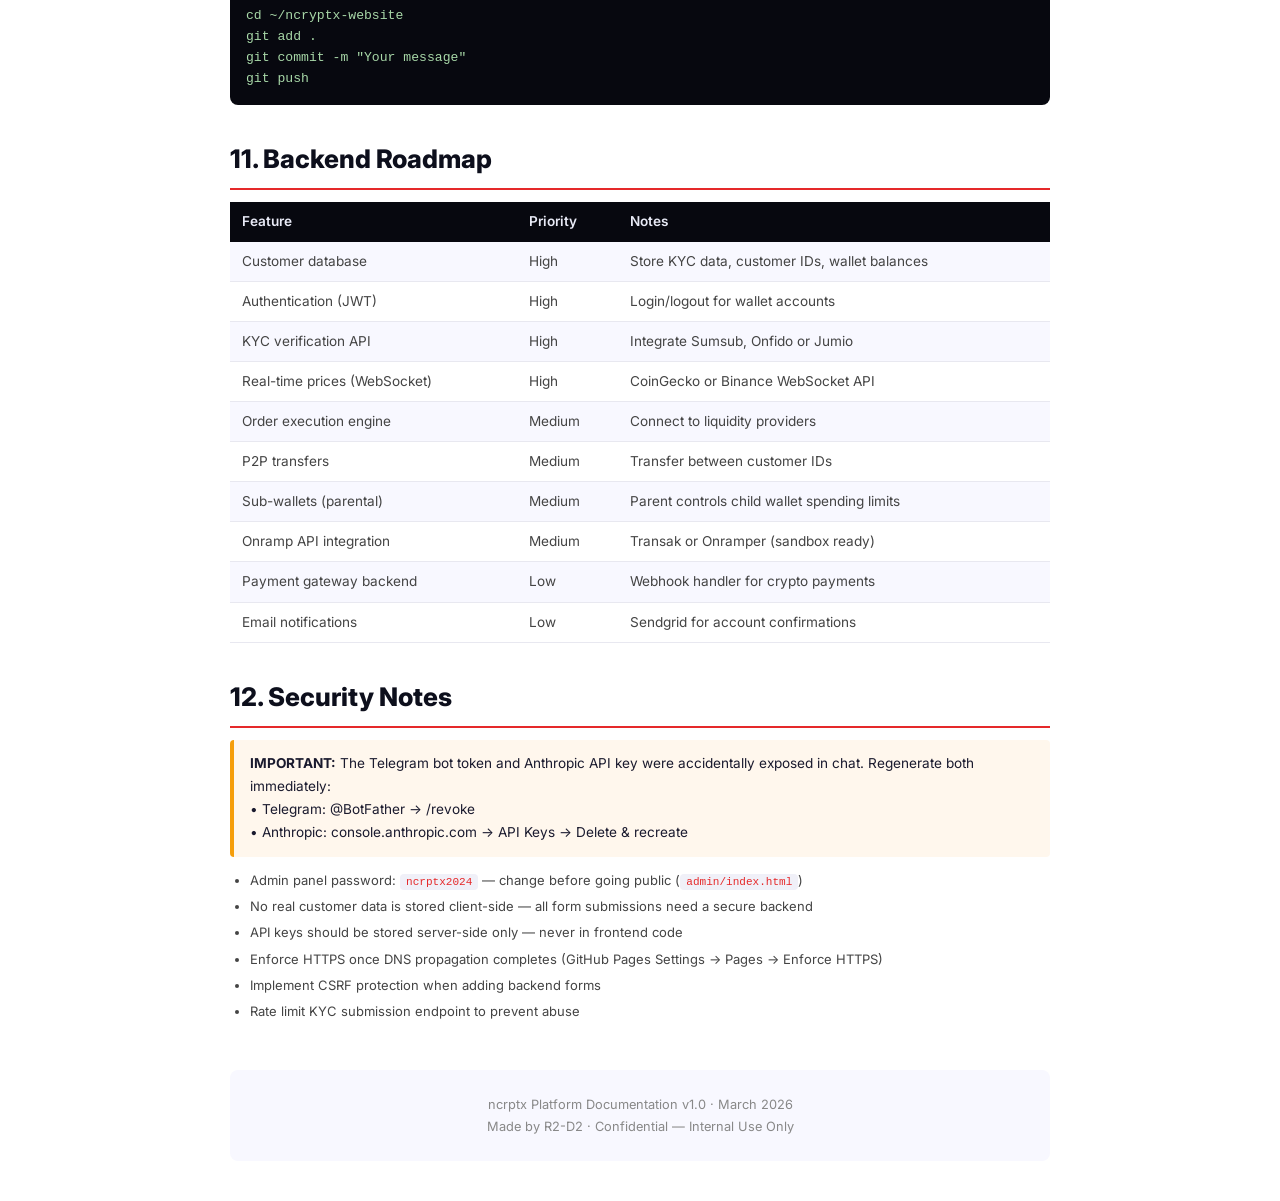
<file: docs/index.html>
<!DOCTYPE html>
<html lang="en">
<head>
  <meta charset="UTF-8" />
  <meta name="viewport" content="width=device-width, initial-scale=1.0" />
  <title>ncrptx — Technical Documentation</title>
  <style>
    @import url('https://fonts.googleapis.com/css2?family=Inter:wght@400;500;600;700;800&display=swap');
    * { margin:0; padding:0; box-sizing:border-box; }
    body { font-family:'Inter',sans-serif; color:#1a1a2e; background:#fff; font-size:13px; line-height:1.7; }

    @media print {
      .no-print { display:none!important; }
      .page-break { page-break-before: always; }
      body { font-size:11px; }
    }

    .doc { max-width:900px; margin:0 auto; padding:40px; }

    /* COVER */
    .cover {
      text-align:center; padding:80px 40px; background:linear-gradient(135deg,#080808,#111111);
      color:#fff; border-radius:16px; margin-bottom:40px;
    }
    .cover-logo { font-size:2.5rem; font-weight:800; letter-spacing:-1px; margin-bottom:8px; }
    .cover-logo span { background:linear-gradient(135deg,#e5292a,#7c3aed); -webkit-background-clip:text; -webkit-text-fill-color:transparent; }
    .cover-sub { color:rgba(255,255,255,0.5); font-size:1rem; margin-bottom:32px; }
    .cover-title { font-size:1.8rem; font-weight:800; margin-bottom:8px; }
    .cover-date { color:rgba(255,255,255,0.4); font-size:0.85rem; }
    .cover-badge { display:inline-block; background:rgba(79,124,255,0.2); border:1px solid rgba(79,124,255,0.4); border-radius:100px; padding:4px 16px; font-size:0.75rem; font-weight:700; color:#e5292a; margin-bottom:24px; }

    /* CONTENT */
    h1 { font-size:1.6rem; font-weight:800; margin:32px 0 12px; color:#0d0f1c; border-bottom:2px solid #e5292a; padding-bottom:8px; }
    h2 { font-size:1.1rem; font-weight:700; margin:24px 0 8px; color:#1a1a2e; }
    h3 { font-size:0.95rem; font-weight:700; margin:16px 0 6px; color:#333; }
    p { margin-bottom:10px; color:#444; }
    ul, ol { margin:8px 0 12px 20px; color:#444; }
    li { margin-bottom:4px; }
    code { background:#f0f0f8; padding:2px 6px; border-radius:4px; font-family:monospace; font-size:0.85em; color:#e5292a; }
    pre { background:#07080f; color:#a8d8a8; padding:16px; border-radius:8px; overflow-x:auto; margin:12px 0; font-size:0.82rem; font-family:monospace; line-height:1.6; }
    table { width:100%; border-collapse:collapse; margin:12px 0; font-size:0.85rem; }
    th { background:#07080f; color:#e8eaf6; padding:8px 12px; text-align:left; font-weight:600; }
    td { padding:8px 12px; border-bottom:1px solid #e8e8f0; color:#444; }
    tr:nth-child(even) td { background:#f8f8ff; }
    .badge { display:inline-block; padding:2px 8px; border-radius:100px; font-size:0.72rem; font-weight:700; }
    .badge-a { background:#fee2e2; color:#dc2626; }
    .badge-b { background:#dbeafe; color:#2563eb; }
    .badge-c { background:#dcfce7; color:#16a34a; }
    .badge-done { background:#dcfce7; color:#16a34a; }
    .badge-pending { background:#fef9c3; color:#ca8a04; }
    .info-box { background:#f0f4ff; border-left:4px solid #e5292a; padding:12px 16px; border-radius:4px; margin:12px 0; font-size:0.85rem; }
    .warn-box { background:#fff7ed; border-left:4px solid #f59e0b; padding:12px 16px; border-radius:4px; margin:12px 0; font-size:0.85rem; }
    .toc { background:#f8f8ff; border:1px solid #e0e0f0; border-radius:8px; padding:20px 24px; margin:24px 0; }
    .toc h3 { margin-top:0; margin-bottom:12px; }
    .toc ol { margin-left:16px; }
    .toc li { margin-bottom:4px; }
    .toc a { color:#e5292a; text-decoration:none; }
    .print-btn { position:fixed; bottom:20px; right:20px; background:#e5292a; color:#fff; border:none; padding:12px 24px; border-radius:10px; font-weight:700; cursor:pointer; font-size:0.9rem; box-shadow:0 4px 20px rgba(79,124,255,0.4); }
    .print-btn:hover { opacity:0.85; }
    .footer-note { text-align:center; margin-top:48px; padding:24px; background:#f8f8ff; border-radius:8px; font-size:0.8rem; color:#888; }
  </style>
</head>
<body>
<button class="print-btn no-print" onclick="window.print()">Save as PDF</button>

<div class="doc">

  <!-- COVER -->
  <div class="cover">
    <div class="cover-badge">Technical Documentation v1.0</div>
    <div class="cover-logo">n<span>crptx</span></div>
    <div class="cover-sub">Digital Asset Platform</div>
    <div class="cover-title">Platform Architecture &<br>Development Documentation</div>
    <div class="cover-date">Generated: March 2026 · Confidential</div>
  </div>

  <!-- TOC -->
  <div class="toc">
    <h3>Table of Contents</h3>
    <ol>
      <li><a href="#overview">Platform Overview</a></li>
      <li><a href="#structure">File Structure</a></li>
      <li><a href="#pages">Pages & Routes</a></li>
      <li><a href="#wallet">Wallet System & KYC</a></li>
      <li><a href="#countries">Country Groups</a></li>
      <li><a href="#customer-id">Customer ID System</a></li>
      <li><a href="#trade">Trading Interface</a></li>
      <li><a href="#onramp">Onramp Widget</a></li>
      <li><a href="#seo">SEO & Analytics</a></li>
      <li><a href="#deployment">Deployment</a></li>
      <li><a href="#backend">Backend Roadmap</a></li>
      <li><a href="#security">Security Notes</a></li>
    </ol>
  </div>

  <!-- 1. OVERVIEW -->
  <h1 id="overview">1. Platform Overview</h1>
  <p>ncrptx is a digital asset platform built as a static website deployed on GitHub Pages with a custom domain (<code>ncrptx.com</code>). The platform consists of 7 interconnected modules:</p>
  <ul>
    <li><strong>Landing Page</strong> — Corporate homepage with services, team, and contact</li>
    <li><strong>Wallet</strong> — 3-tier KYC onboarding with unique customer IDs</li>
    <li><strong>Onramp</strong> — Fiat-to-crypto buy widget (Onramper-inspired)</li>
    <li><strong>Trade</strong> — Binance-inspired trading UI with live mock data</li>
    <li><strong>Pay by Crypto</strong> — Crypto payment interface</li>
    <li><strong>Gateway</strong> — Merchant crypto payment gateway</li>
    <li><strong>Partner Projects</strong> — Partner tier showcase</li>
  </ul>

  <div class="info-box">All pages share a unified navigation bar injected via <code>assets/nav.js</code> with the ncrptx SVG logo and 5 main feature links.</div>

  <!-- 2. FILE STRUCTURE -->
  <h1 id="structure">2. File Structure</h1>
  <pre>ncrptx-website/
├── index.html          ← Main landing page
├── config.js           ← All editable content
├── main.js             ← Landing page renderer
├── style.css           ← Main styles
├── sitemap.xml         ← SEO sitemap
├── robots.txt          ← Search engine directives
├── CNAME               ← ncrptx.com custom domain
├── assets/
│   ├── logo.svg        ← ncrptx SVG logo
│   └── nav.js          ← Shared navigation component
├── wallet/
│   ├── index.html      ← Wallet onboarding UI
│   ├── style.css       ← Wallet styles
│   ├── main.js         ← KYC logic & customer ID generation
│   └── countries.js    ← Country groups A/B/C + full country list
├── onramp/
│   ├── index.html      ← Onramp landing page
│   ├── style.css
│   └── main.js         ← Widget logic with mock rates
├── trade/
│   ├── index.html      ← Trading interface
│   ├── style.css
│   └── main.js         ← Order book, chart, live prices
├── pay/
│   └── index.html      ← Pay by Crypto page
├── gateway/
│   └── index.html      ← Gateway page
├── partners/
│   └── index.html      ← Partner Projects page
├── admin/
│   └── index.html      ← Password-protected admin panel
└── docs/
    └── index.html      ← This documentation</pre>

  <!-- 3. PAGES -->
  <h1 id="pages">3. Pages & Routes</h1>
  <table>
    <tr><th>URL</th><th>Page</th><th>Status</th></tr>
    <tr><td><code>ncrptx.com/</code></td><td>Landing Page</td><td><span class="badge badge-done">Live</span></td></tr>
    <tr><td><code>ncrptx.com/wallet/</code></td><td>Wallet Onboarding</td><td><span class="badge badge-done">Live</span></td></tr>
    <tr><td><code>ncrptx.com/onramp/</code></td><td>Fiat-to-Crypto Onramp</td><td><span class="badge badge-done">Live</span></td></tr>
    <tr><td><code>ncrptx.com/trade/</code></td><td>Trading Interface</td><td><span class="badge badge-done">Live</span></td></tr>
    <tr><td><code>ncrptx.com/pay/</code></td><td>Pay by Crypto</td><td><span class="badge badge-done">Live</span></td></tr>
    <tr><td><code>ncrptx.com/gateway/</code></td><td>Payment Gateway</td><td><span class="badge badge-done">Live</span></td></tr>
    <tr><td><code>ncrptx.com/partners/</code></td><td>Partner Projects</td><td><span class="badge badge-done">Live</span></td></tr>
    <tr><td><code>ncrptx.com/admin/</code></td><td>Admin Panel</td><td><span class="badge badge-done">Live</span></td></tr>
    <tr><td><code>ncrptx.com/docs/</code></td><td>Documentation</td><td><span class="badge badge-done">Live</span></td></tr>
  </table>

  <!-- 4. WALLET -->
  <h1 id="wallet">4. Wallet System & KYC</h1>
  <p>The wallet onboarding is a 4-step flow that adapts based on the user's country of residence.</p>

  <h2>4-Step Flow</h2>
  <ol>
    <li><strong>Country Selection</strong> — User selects country → system detects KYC group</li>
    <li><strong>Wallet Type</strong> — User selects custodial or non-custodial (skipped for Group A)</li>
    <li><strong>KYC Form</strong> — Form fields shown based on compliance group</li>
    <li><strong>Success</strong> — Unique Customer ID generated and displayed</li>
  </ol>

  <h2>Wallet Types</h2>
  <table>
    <tr><th>Type</th><th>Who Holds Keys</th><th>KYC</th><th>Recovery</th></tr>
    <tr><td>Regulated Custodial</td><td>ncrptx</td><td>Full KYC</td><td>Yes</td></tr>
    <tr><td>Custodial</td><td>ncrptx</td><td>Optional</td><td>Yes</td></tr>
    <tr><td>Non-Custodial</td><td>Customer</td><td>Optional</td><td>No (seed phrase only)</td></tr>
  </table>

  <h2>KYC Fields by Group</h2>
  <table>
    <tr><th>Field</th><th>Group A</th><th>Group B</th><th>Group C</th></tr>
    <tr><td>First Name</td><td>Required</td><td>Required</td><td>Required</td></tr>
    <tr><td>Last Name</td><td>Required</td><td>Required</td><td>Required</td></tr>
    <tr><td>Email</td><td>Required</td><td>Required</td><td>Required</td></tr>
    <tr><td>Date of Birth</td><td>Required</td><td>Required</td><td>Required</td></tr>
    <tr><td>Country of Citizenship</td><td>Required</td><td>Required</td><td>Required</td></tr>
    <tr><td>Country of Residence</td><td>Required</td><td>Required</td><td>Required</td></tr>
    <tr><td>Street Address</td><td>Required</td><td>No</td><td>No</td></tr>
    <tr><td>City</td><td>Required</td><td>No</td><td>No</td></tr>
    <tr><td>Postal Code</td><td>Required</td><td>No</td><td>No</td></tr>
    <tr><td>Phone Number</td><td>Required</td><td>No</td><td>No</td></tr>
  </table>

  <!-- 5. COUNTRIES -->
  <h1 id="countries">5. Country Groups</h1>
  <p>Country groups are defined in <code>wallet/countries.js</code> and can be edited by the backend team.</p>

  <table>
    <tr><th>Group</th><th>KYC</th><th>Wallet Options</th><th>Description</th></tr>
    <tr>
      <td><span class="badge badge-a">Group A</span></td>
      <td>Full KYC Mandatory</td>
      <td>Regulated Custodial only</td>
      <td>US, EU, UK, CH, JP, SG, AU, CA, and other regulated jurisdictions</td>
    </tr>
    <tr>
      <td><span class="badge badge-b">Group B</span></td>
      <td>Optional</td>
      <td>Custodial or Non-Custodial</td>
      <td>TR, NG, KE, PH, TH, VN, ID, UA, and other emerging markets</td>
    </tr>
    <tr>
      <td><span class="badge badge-c">Group C</span></td>
      <td>None</td>
      <td>Non-Custodial or Custodial</td>
      <td>All remaining countries not in Group A or B</td>
    </tr>
  </table>

  <div class="warn-box"><strong>Backend note:</strong> Edit <code>COUNTRY_GROUPS.A</code> and <code>COUNTRY_GROUPS.B</code> arrays in <code>wallet/countries.js</code> to update compliance requirements per country. Group C is automatic (all non-A/B countries).</div>

  <!-- 6. CUSTOMER ID -->
  <h1 id="customer-id">6. Customer ID System</h1>
  <p>Every customer receives a unique ID at account creation. The format is:</p>
  <pre>NCX-{TIMESTAMP_BASE36}-{RANDOM_6CHARS}
Example: NCX-LKFJ3A-X7QR2M</pre>

  <h2>Design Notes for Backend</h2>
  <ul>
    <li>Customer IDs are globally unique (timestamp + random component)</li>
    <li>IDs are designed to support <strong>P2P transfers</strong> between customers</li>
    <li>IDs support <strong>sub-wallet hierarchy</strong>: parent customer can create child wallets linked to their ID</li>
    <li>Sub-wallet format recommendation: <code>NCX-PARENTID-SUB01</code>, <code>NCX-PARENTID-SUB02</code>, etc.</li>
    <li>Parental control flag: <code>is_supervised: true</code> on sub-wallets</li>
  </ul>

  <h2>Recommended Database Schema (Backend)</h2>
  <pre>{
  "customer_id": "NCX-LKFJ3A-X7QR2M",
  "first_name": "John",
  "last_name": "Smith",
  "email": "john@email.com",
  "dob": "1990-01-15",
  "citizenship": "GB",
  "residence": "GB",
  "compliance_group": "A",
  "wallet_type": "custodial-kyc",
  "kyc_status": "pending|verified|rejected",
  "created_at": "2026-03-14T10:00:00Z",
  "parent_customer_id": null,
  "is_supervised": false,
  "sub_wallets": []
}</pre>

  <!-- 7. TRADING -->
  <h1 id="trade">7. Trading Interface</h1>
  <p>The trading UI (<code>ncrptx.com/trade/</code>) is a full Binance-inspired interface with mock data.</p>
  <ul>
    <li><strong>Order Book</strong> — Live ask/bid simulation with depth bars</li>
    <li><strong>Price Chart</strong> — Chart.js line chart with volume bars, 7 timeframes</li>
    <li><strong>Order Form</strong> — Buy/Sell with Limit, Market, Stop-Limit order types</li>
    <li><strong>10 Trading Pairs</strong> — BTC, ETH, SOL, BNB, XRP, ADA, DOGE, DOT, LINK, AVAX</li>
    <li><strong>Live Price Feed</strong> — Prices tick every 800ms (simulated)</li>
    <li><strong>Open Orders Panel</strong> — Orders placed appear and can be cancelled</li>
  </ul>
  <div class="warn-box">All trading data is simulated. Backend integration required for real order execution (WebSocket for live prices, REST API for order placement).</div>

  <!-- 8. ONRAMP -->
  <h1 id="onramp">8. Onramp Widget</h1>
  <p>The onramp page (<code>ncrptx.com/onramp/</code>) features an interactive fiat-to-crypto widget.</p>
  <ul>
    <li>Supports Buy, Sell, Swap tabs</li>
    <li>Currency cycling: USD, EUR, GBP, TRY, CHF</li>
    <li>Crypto cycling: BTC, ETH, SOL, BNB, USDT, USDC</li>
    <li>Mock exchange rates for UI demonstration</li>
    <li>130+ payment methods showcase</li>
  </ul>
  <div class="info-box">💡 To activate real payments: integrate Transak or Onramper API. Both have free sandbox access. Replace mock rates in <code>onramp/main.js</code> → <code>RATES</code> object with live API calls.</div>

  <!-- 9. SEO -->
  <h1 id="seo">9. SEO & Analytics</h1>
  <ul>
    <li>Google Analytics: <code>G-MLZQ0FT4LB</code> on all pages</li>
    <li>Meta tags, Open Graph, Twitter Cards on main and onramp pages</li>
    <li>JSON-LD structured data (FinancialService + WebApplication)</li>
    <li>Sitemap: <code>ncrptx.com/sitemap.xml</code></li>
    <li>Robots.txt: <code>ncrptx.com/robots.txt</code></li>
    <li>Canonical URLs on all pages</li>
  </ul>

  <!-- 10. DEPLOYMENT -->
  <h1 id="deployment">10. Deployment</h1>
  <table>
    <tr><th>Service</th><th>Details</th></tr>
    <tr><td>Hosting</td><td>GitHub Pages (free)</td></tr>
    <tr><td>Repository</td><td>github.com/baskanyoda/ncryptx-website</td></tr>
    <tr><td>Domain</td><td>ncrptx.com (GoDaddy)</td></tr>
    <tr><td>DNS</td><td>4× GitHub Pages A records + CNAME www</td></tr>
    <tr><td>Deploy trigger</td><td>Automatic on <code>git push</code> to main branch</td></tr>
    <tr><td>HTTPS</td><td>Pending DNS propagation (enforce after verification)</td></tr>
  </table>

  <h2>Deploy Command</h2>
  <pre>cd ~/ncryptx-website
git add .
git commit -m "Your message"
git push</pre>

  <!-- 11. BACKEND ROADMAP -->
  <h1 id="backend">11. Backend Roadmap</h1>
  <table>
    <tr><th>Feature</th><th>Priority</th><th>Notes</th></tr>
    <tr><td>Customer database</td><td>High</td><td>Store KYC data, customer IDs, wallet balances</td></tr>
    <tr><td>Authentication (JWT)</td><td>High</td><td>Login/logout for wallet accounts</td></tr>
    <tr><td>KYC verification API</td><td>High</td><td>Integrate Sumsub, Onfido or Jumio</td></tr>
    <tr><td>Real-time prices (WebSocket)</td><td>High</td><td>CoinGecko or Binance WebSocket API</td></tr>
    <tr><td>Order execution engine</td><td>Medium</td><td>Connect to liquidity providers</td></tr>
    <tr><td>P2P transfers</td><td>Medium</td><td>Transfer between customer IDs</td></tr>
    <tr><td>Sub-wallets (parental)</td><td>Medium</td><td>Parent controls child wallet spending limits</td></tr>
    <tr><td>Onramp API integration</td><td>Medium</td><td>Transak or Onramper (sandbox ready)</td></tr>
    <tr><td>Payment gateway backend</td><td>Low</td><td>Webhook handler for crypto payments</td></tr>
    <tr><td>Email notifications</td><td>Low</td><td>Sendgrid for account confirmations</td></tr>
  </table>

  <!-- 12. SECURITY -->
  <h1 id="security">12. Security Notes</h1>
  <div class="warn-box"><strong>IMPORTANT:</strong> The Telegram bot token and Anthropic API key were accidentally exposed in chat. Regenerate both immediately:<br>
  • Telegram: @BotFather → /revoke<br>
  • Anthropic: console.anthropic.com → API Keys → Delete & recreate</div>

  <ul>
    <li>Admin panel password: <code>ncrptx2024</code> — change before going public (<code>admin/index.html</code>)</li>
    <li>No real customer data is stored client-side — all form submissions need a secure backend</li>
    <li>API keys should be stored server-side only — never in frontend code</li>
    <li>Enforce HTTPS once DNS propagation completes (GitHub Pages Settings → Pages → Enforce HTTPS)</li>
    <li>Implement CSRF protection when adding backend forms</li>
    <li>Rate limit KYC submission endpoint to prevent abuse</li>
  </ul>

  <div class="footer-note">
    ncrptx Platform Documentation v1.0 · March 2026<br>
    Made by R2-D2 · Confidential — Internal Use Only
  </div>

</div>
</body>
</html>
</file>
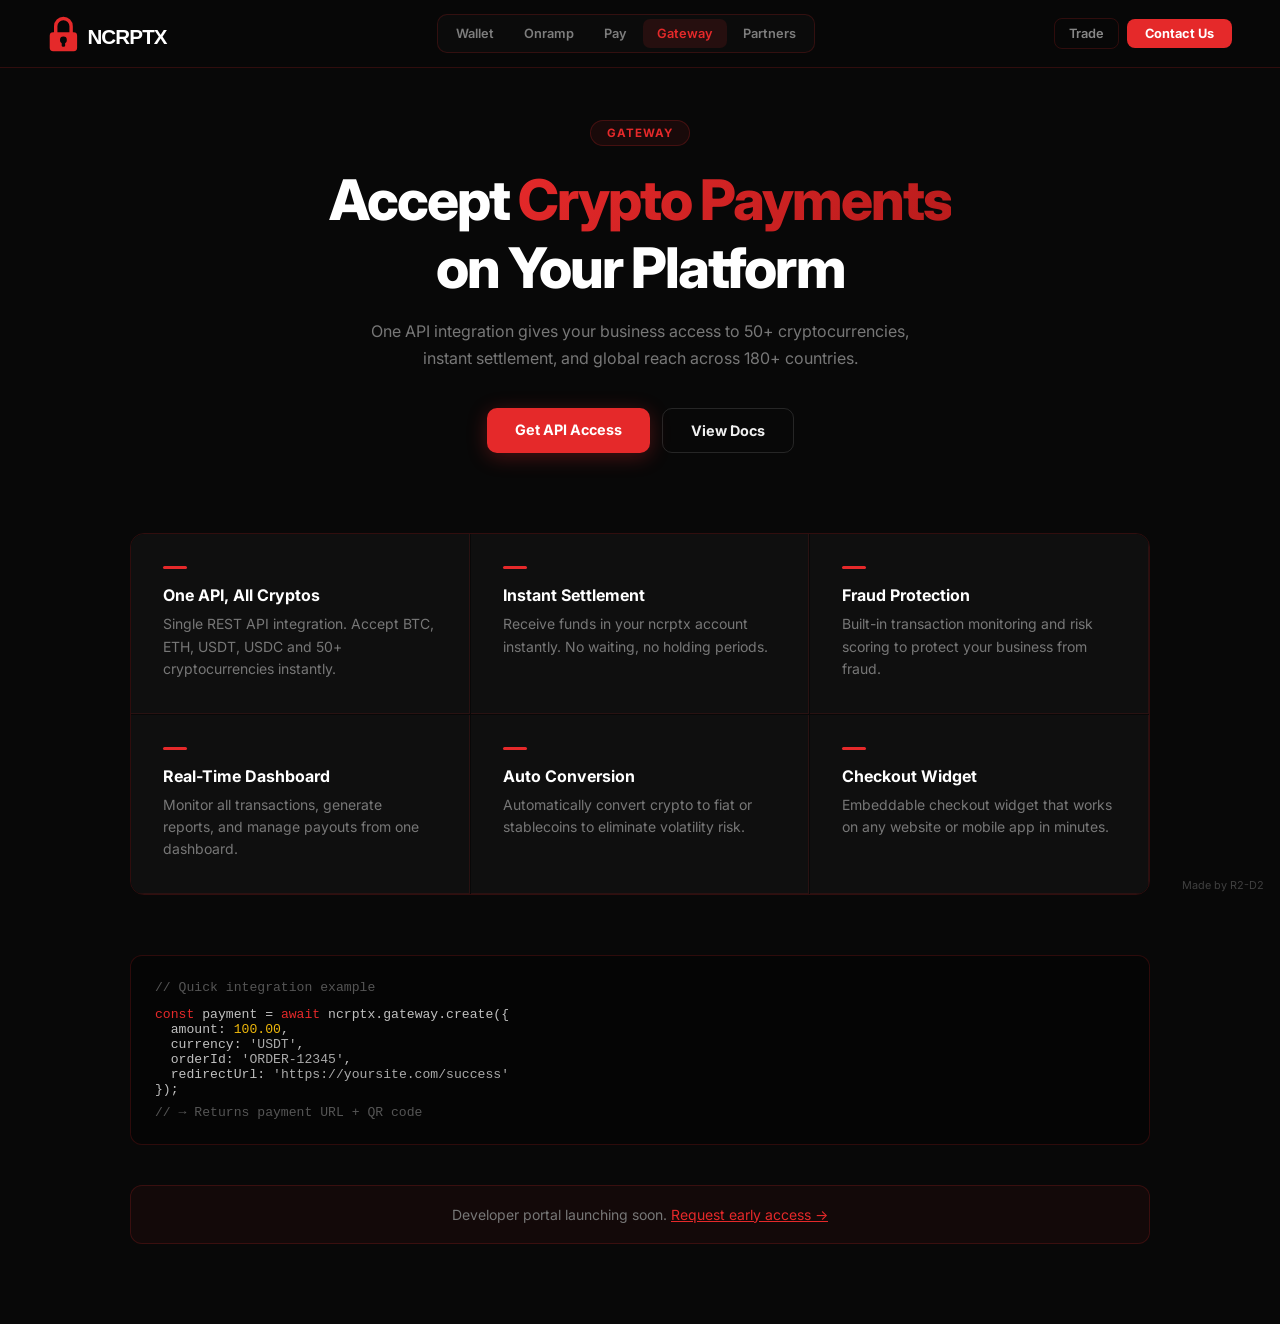
<file: gateway/index.html>
<!DOCTYPE html>
<html lang="en">
<head>
  <meta charset="UTF-8" /><meta name="viewport" content="width=device-width, initial-scale=1.0" />
  <title>ncrptx Gateway — Crypto Payment Gateway</title>
  <meta name="description" content="Accept crypto payments on your website or app. ncrptx Gateway — the easiest way to integrate crypto payments." />
  <link rel="canonical" href="https://ncrptx.com/gateway/" />
  <script async src="https://www.googletagmanager.com/gtag/js?id=G-MLZQ0FT4LB"></script>
  <script>window.dataLayer=window.dataLayer||[];function gtag(){dataLayer.push(arguments);}gtag('js',new Date());gtag('config','G-MLZQ0FT4LB');</script>
  <link href="https://fonts.googleapis.com/css2?family=Inter:wght@400;500;600;700;800&display=swap" rel="stylesheet" />
  <link rel="stylesheet" href="../wallet/style.css" />
  <style>
    :root { --accent:#e5292a; --accent2:#b91c1c; --bg:#080808; --bg2:#0f0f0f; --text:#f0f0f0; --muted:#777; --border:rgba(229,41,42,0.18); }
    .feature-page { min-height:100vh; padding:120px 40px 80px; max-width:1100px; margin:0 auto; }
    .fp-hero { text-align:center; margin-bottom:80px; }
    .fp-badge { display:inline-block; background:rgba(229,41,42,0.08); border:1px solid rgba(229,41,42,0.22); border-radius:100px; padding:5px 16px; font-size:0.72rem; font-weight:700; color:#e5292a; letter-spacing:1px; text-transform:uppercase; margin-bottom:20px; }
    .fp-title { font-size:clamp(2rem,5vw,3.5rem); font-weight:800; letter-spacing:-2px; margin-bottom:16px; color:#fff; }
    .fp-title span { background:linear-gradient(135deg,#e5292a,#b91c1c); -webkit-background-clip:text; -webkit-text-fill-color:transparent; }
    .fp-sub { color:#777; font-size:1rem; max-width:560px; margin:0 auto 36px; line-height:1.7; }
    .fp-actions { display:flex; gap:12px; justify-content:center; flex-wrap:wrap; }
    .fp-btn { background:#e5292a; color:#fff; padding:13px 28px; border-radius:10px; font-weight:700; font-size:0.9rem; text-decoration:none; transition:transform 0.2s,opacity 0.2s; box-shadow:0 4px 20px rgba(229,41,42,0.3); }
    .fp-btn:hover { transform:translateY(-2px); opacity:0.9; }
    .fp-btn-outline { background:transparent; color:#f0f0f0; padding:13px 28px; border-radius:10px; font-weight:700; font-size:0.9rem; text-decoration:none; border:1px solid rgba(255,255,255,0.12); transition:border-color 0.2s; }
    .fp-btn-outline:hover { border-color:rgba(255,255,255,0.3); }
    .features-grid { display:grid; grid-template-columns:repeat(3,1fr); gap:1px; margin-bottom:60px; border:1px solid rgba(229,41,42,0.18); border-radius:14px; overflow:hidden; }
    .feat-card { background:#0f0f0f; padding:32px; transition:background 0.2s; border-right:1px solid rgba(229,41,42,0.12); border-bottom:1px solid rgba(229,41,42,0.12); }
    .feat-card:hover { background:#141414; }
    .feat-accent { width:24px; height:3px; background:#e5292a; border-radius:2px; margin-bottom:16px; }
    .feat-title { font-size:1rem; font-weight:700; margin-bottom:8px; color:#fff; }
    .feat-desc { font-size:0.875rem; color:#777; line-height:1.6; }
    .code-box { background:#050505; border:1px solid rgba(229,41,42,0.18); border-radius:12px; padding:24px; margin:40px 0; font-family:monospace; font-size:0.82rem; color:#c0c0c0; overflow-x:auto; }
    .coming-soon { text-align:center; background:rgba(229,41,42,0.05); border:1px solid rgba(229,41,42,0.18); border-radius:12px; padding:20px; color:#777; font-size:0.875rem; margin-top:40px; }
    @media(max-width:700px){ .features-grid{grid-template-columns:1fr;} }
  </style>
</head>
<body>
<script src="../assets/nav.js"></script>
<script>renderNav('../');</script>

<div class="feature-page">
  <div class="fp-hero">
    <div class="fp-badge">Gateway</div>
    <h1 class="fp-title">Accept <span>Crypto Payments</span><br>on Your Platform</h1>
    <p class="fp-sub">One API integration gives your business access to 50+ cryptocurrencies, instant settlement, and global reach across 180+ countries.</p>
    <div class="fp-actions">
      <a href="../#contact" class="fp-btn">Get API Access</a>
      <a href="../#contact" class="fp-btn-outline">View Docs</a>
    </div>
  </div>

  <div class="features-grid">
    <div class="feat-card"><div class="feat-accent"></div><div class="feat-title">One API, All Cryptos</div><div class="feat-desc">Single REST API integration. Accept BTC, ETH, USDT, USDC and 50+ cryptocurrencies instantly.</div></div>
    <div class="feat-card"><div class="feat-accent"></div><div class="feat-title">Instant Settlement</div><div class="feat-desc">Receive funds in your ncrptx account instantly. No waiting, no holding periods.</div></div>
    <div class="feat-card"><div class="feat-accent"></div><div class="feat-title">Fraud Protection</div><div class="feat-desc">Built-in transaction monitoring and risk scoring to protect your business from fraud.</div></div>
    <div class="feat-card"><div class="feat-accent"></div><div class="feat-title">Real-Time Dashboard</div><div class="feat-desc">Monitor all transactions, generate reports, and manage payouts from one dashboard.</div></div>
    <div class="feat-card"><div class="feat-accent"></div><div class="feat-title">Auto Conversion</div><div class="feat-desc">Automatically convert crypto to fiat or stablecoins to eliminate volatility risk.</div></div>
    <div class="feat-card"><div class="feat-accent"></div><div class="feat-title">Checkout Widget</div><div class="feat-desc">Embeddable checkout widget that works on any website or mobile app in minutes.</div></div>
  </div>

  <div class="code-box">
    <div style="color:#555;margin-bottom:12px">// Quick integration example</div>
    <div><span style="color:#e5292a">const</span> payment = <span style="color:#e5292a">await</span> ncrptx.gateway.create({</div>
    <div>&nbsp;&nbsp;amount: <span style="color:#f0b90b">100.00</span>,</div>
    <div>&nbsp;&nbsp;currency: <span style="color:#aaa">'USDT'</span>,</div>
    <div>&nbsp;&nbsp;orderId: <span style="color:#aaa">'ORDER-12345'</span>,</div>
    <div>&nbsp;&nbsp;redirectUrl: <span style="color:#aaa">'https://yoursite.com/success'</span></div>
    <div>});</div>
    <div style="margin-top:8px;color:#555">// &rarr; Returns payment URL + QR code</div>
  </div>

  <div class="coming-soon">Developer portal launching soon. <a href="../#contact" style="color:#e5292a">Request early access &rarr;</a></div>
</div>
</body>
</html>
</file>
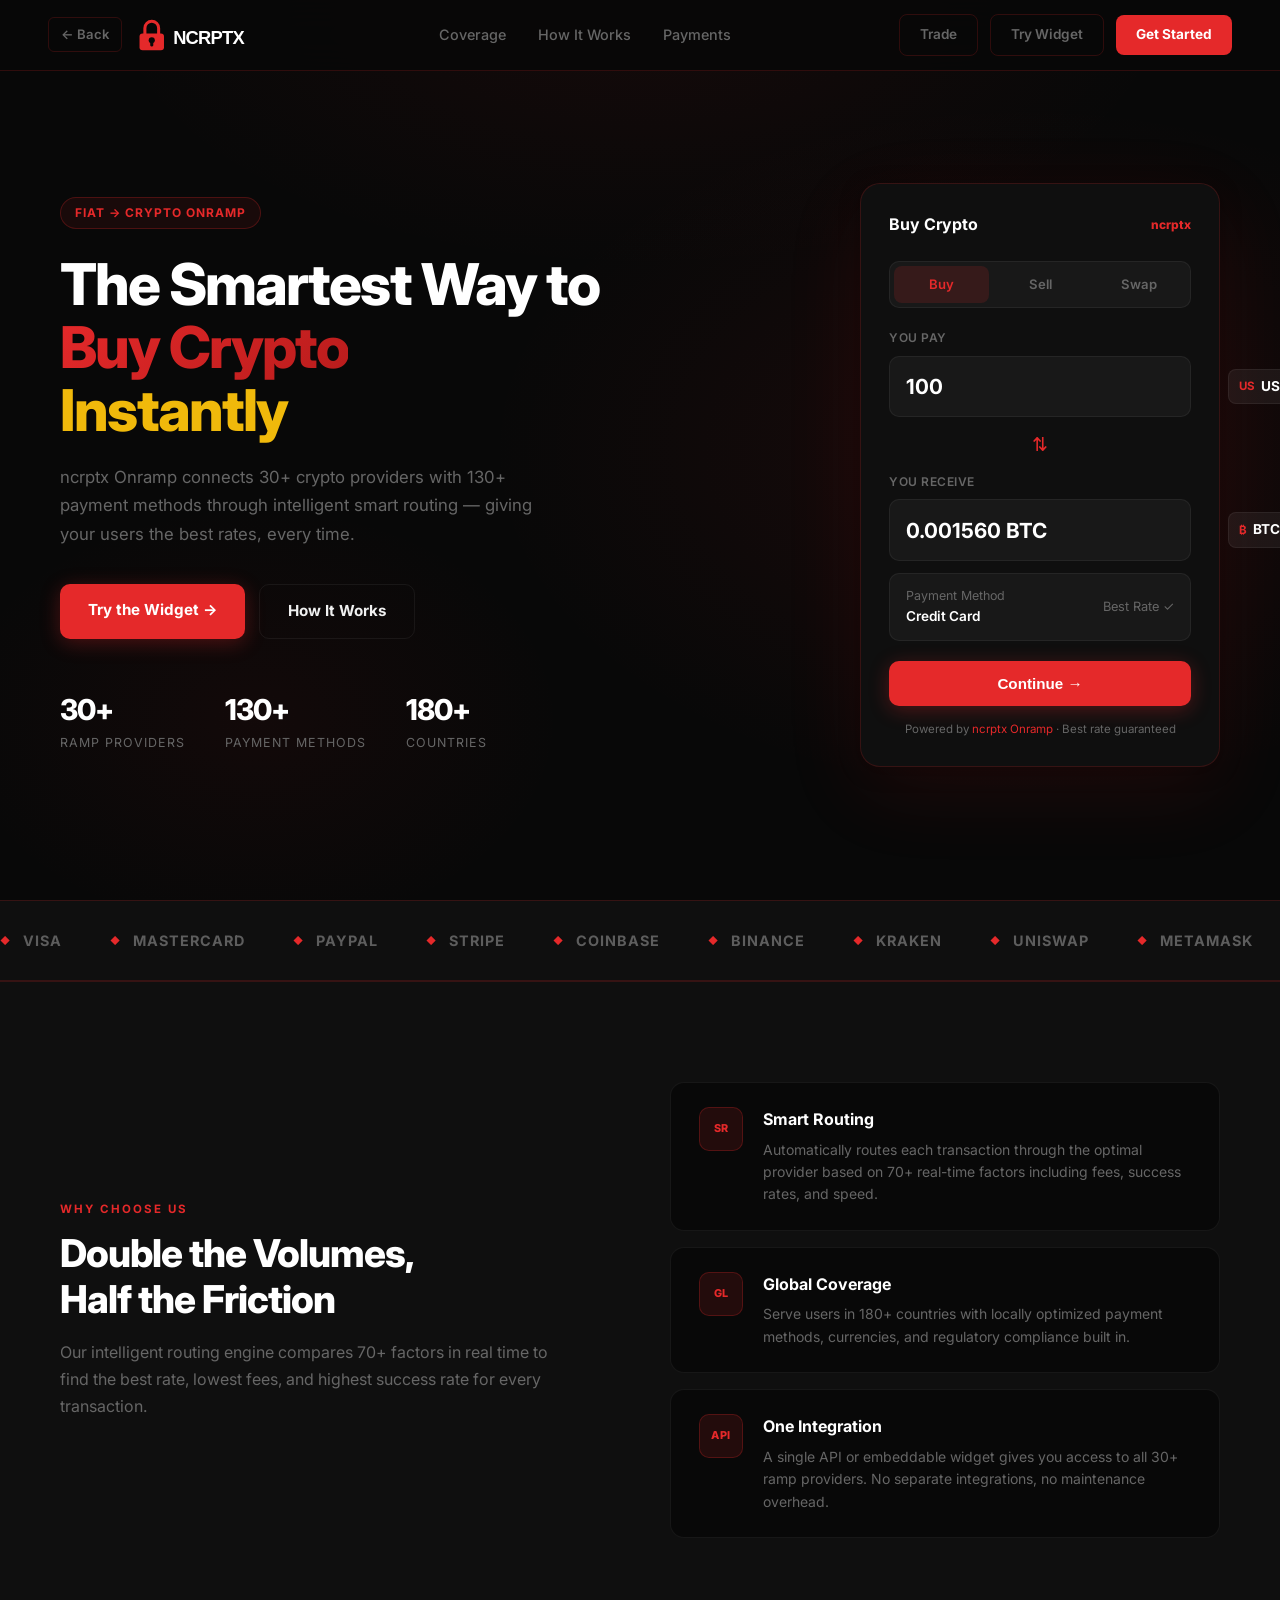
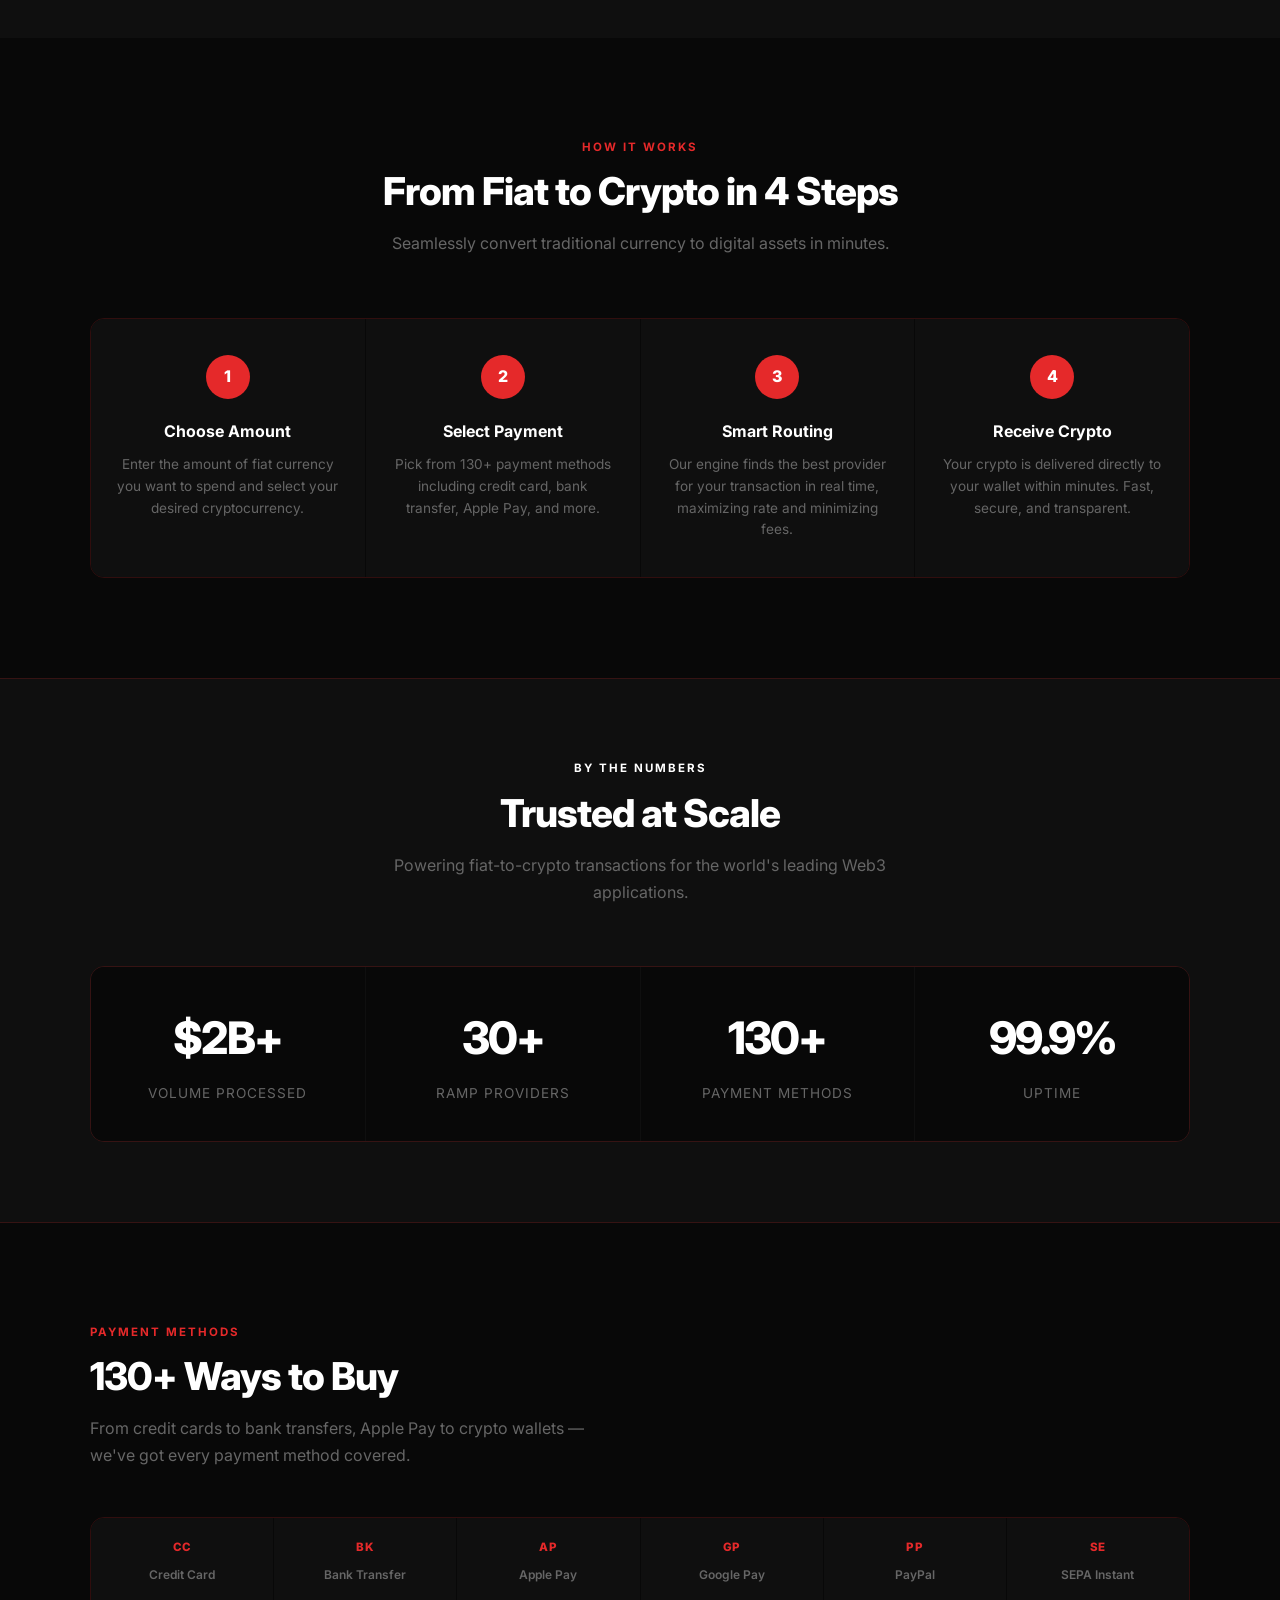
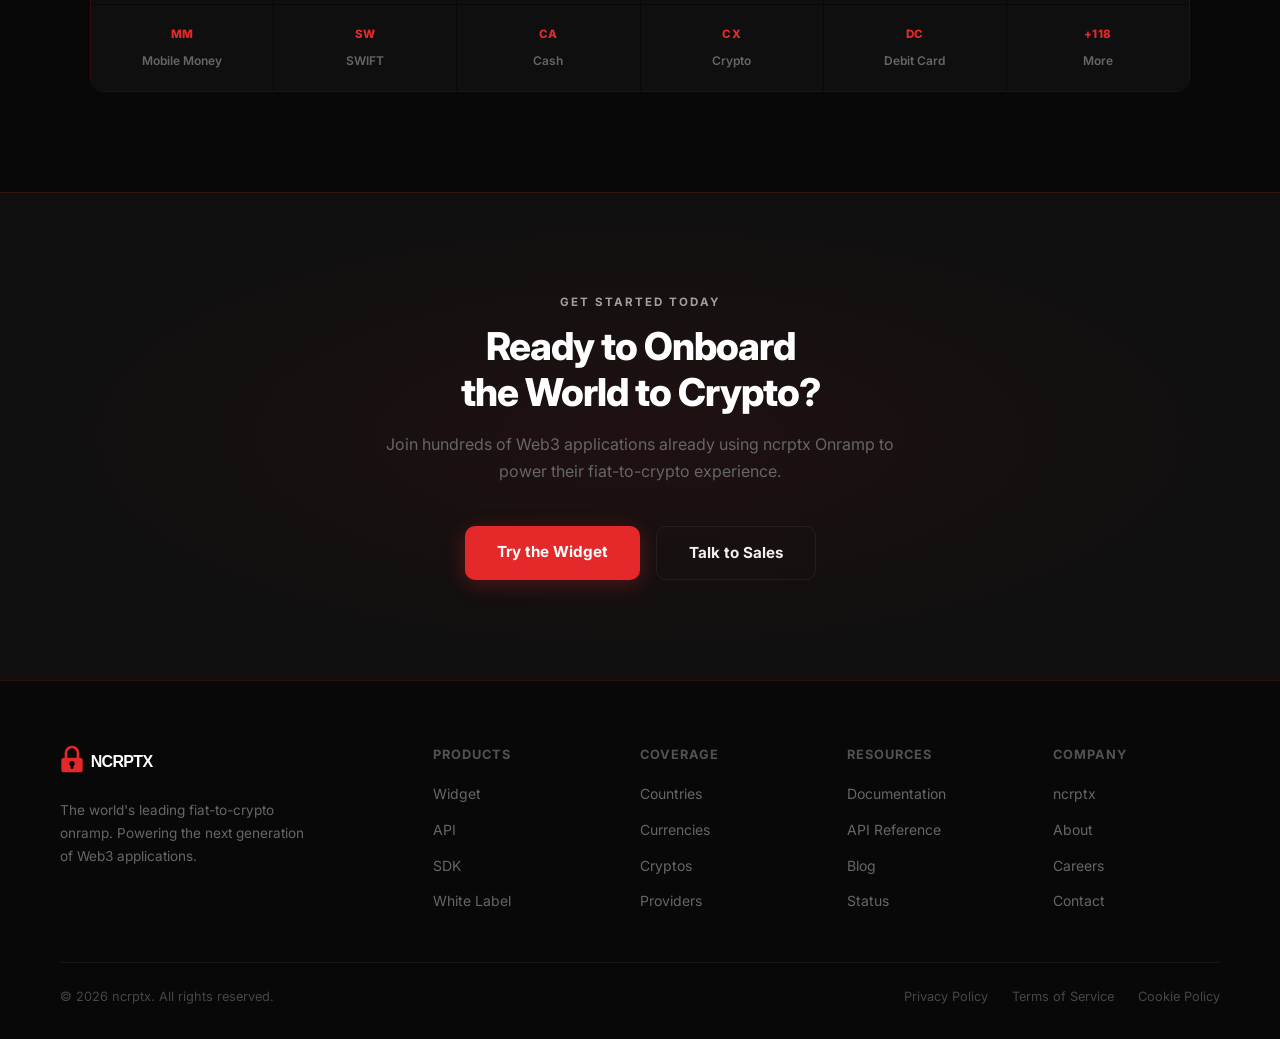
<file: onramp/index.html>
<!DOCTYPE html>
<html lang="en">
<head>
  <meta charset="UTF-8" />
  <meta name="viewport" content="width=device-width, initial-scale=1.0" />

  <!-- Primary SEO -->
  <title>ncrptx Onramp — Buy Bitcoin & Crypto Instantly | 130+ Payment Methods</title>
  <meta name="description" content="Buy Bitcoin, Ethereum, and 50+ cryptocurrencies instantly with credit card, bank transfer, Apple Pay and 130+ payment methods. Best rates via smart routing across 30+ providers." />
  <meta name="keywords" content="buy bitcoin, buy crypto, fiat to crypto, crypto onramp, buy ethereum, buy cryptocurrency, credit card crypto, bank transfer crypto, instant crypto purchase, best crypto rates" />
  <meta name="author" content="ncrptx" />
  <meta name="robots" content="index, follow" />
  <link rel="canonical" href="https://ncrptx.com/onramp/" />

  <!-- Open Graph -->
  <meta property="og:type" content="website" />
  <meta property="og:url" content="https://ncrptx.com/onramp/" />
  <meta property="og:title" content="Buy Bitcoin & Crypto Instantly — ncrptx Onramp" />
  <meta property="og:description" content="Buy Bitcoin, Ethereum, and 50+ cryptocurrencies instantly. 130+ payment methods, 30+ providers, smart routing for the best rates." />
  <meta property="og:image" content="https://ncrptx.com/assets/onramp-og.png" />
  <meta property="og:site_name" content="ncrptx" />

  <!-- Twitter Card -->
  <meta name="twitter:card" content="summary_large_image" />
  <meta name="twitter:site" content="@ncrptx" />
  <meta name="twitter:title" content="Buy Bitcoin & Crypto Instantly — ncrptx Onramp" />
  <meta name="twitter:description" content="Buy Bitcoin, Ethereum, and 50+ cryptocurrencies instantly. 130+ payment methods, best rates guaranteed." />
  <meta name="twitter:image" content="https://ncrptx.com/assets/onramp-og.png" />

  <!-- Structured Data -->
  <script type="application/ld+json">
  {
    "@context": "https://schema.org",
    "@type": "WebApplication",
    "name": "ncrptx Onramp",
    "description": "Buy Bitcoin and cryptocurrency instantly with 130+ payment methods via smart routing across 30+ providers.",
    "url": "https://ncrptx.com/onramp/",
    "applicationCategory": "FinanceApplication",
    "operatingSystem": "Web",
    "offers": {
      "@type": "Offer",
      "description": "Buy cryptocurrency with fiat currency using credit card, bank transfer, Apple Pay and more.",
      "seller": {
        "@type": "Organization",
        "name": "ncrptx"
      }
    },
    "breadcrumb": {
      "@type": "BreadcrumbList",
      "itemListElement": [
        { "@type": "ListItem", "position": 1, "name": "ncrptx", "item": "https://ncrptx.com" },
        { "@type": "ListItem", "position": 2, "name": "Onramp", "item": "https://ncrptx.com/onramp/" }
      ]
    }
  }
  </script>

  <!-- Google Analytics -->
  <script async src="https://www.googletagmanager.com/gtag/js?id=G-MLZQ0FT4LB"></script>
  <script>
    window.dataLayer = window.dataLayer || [];
    function gtag(){dataLayer.push(arguments);}
    gtag('js', new Date());
    gtag('config', 'G-MLZQ0FT4LB');
  </script>
  <link rel="stylesheet" href="style.css" />
  <link rel="preconnect" href="https://fonts.googleapis.com" />
  <link href="https://fonts.googleapis.com/css2?family=Inter:wght@400;500;600;700;800&display=swap" rel="stylesheet" />
</head>
<body>

<!-- NAV -->
<nav id="navbar">
  <div style="display:flex;align-items:center;gap:16px;">
    <a href="../" class="back-btn">← Back</a>
    <a href="../" class="nav-logo"><img src="../assets/logo.svg" alt="ncrptx" style="height:32px;width:auto;" /></a>
  </div>
  <ul class="nav-links">
    <li><a href="#features">Coverage</a></li>
    <li><a href="#how">How It Works</a></li>
    <li><a href="#payments">Payments</a></li>
  </ul>
  <div class="nav-actions">
    <a href="../trade/" class="btn-outline">Trade</a>
    <a href="#widget" class="btn-outline">Try Widget</a>
    <a href="../#contact" class="btn-blue">Get Started</a>
  </div>
</nav>

<!-- HERO -->
<section id="hero">
  <div class="hero-gradient"></div>
  <div class="hero-inner">

    <!-- LEFT -->
    <div class="hero-left">
      <div class="hero-badge">Fiat → Crypto Onramp</div>
      <h1 class="hero-title">
        The Smartest Way to<br>
        <span class="gradient-text">Buy Crypto</span><br>
        <span class="orange-text">Instantly</span>
      </h1>
      <p class="hero-sub">
        ncrptx Onramp connects 30+ crypto providers with 130+ payment methods through intelligent smart routing — giving your users the best rates, every time.
      </p>
      <div class="hero-buttons">
        <a href="#widget" class="btn-hero-primary">Try the Widget →</a>
        <a href="#how" class="btn-hero-secondary">How It Works</a>
      </div>
      <div class="hero-stats">
        <div>
          <div class="hero-stat-value">30+</div>
          <div class="hero-stat-label">Ramp Providers</div>
        </div>
        <div>
          <div class="hero-stat-value">130+</div>
          <div class="hero-stat-label">Payment Methods</div>
        </div>
        <div>
          <div class="hero-stat-value">180+</div>
          <div class="hero-stat-label">Countries</div>
        </div>
      </div>
    </div>

    <!-- WIDGET -->
    <div class="hero-right" id="widget">
      <div class="widget-card">
        <div class="widget-header">
          <div class="widget-title">Buy Crypto</div>
          <div class="widget-logo">ncrptx</div>
        </div>

        <div class="widget-tabs">
          <div class="widget-tab active" onclick="setTab(this,'buy')">Buy</div>
          <div class="widget-tab" onclick="setTab(this,'sell')">Sell</div>
          <div class="widget-tab" onclick="setTab(this,'swap')">Swap</div>
        </div>

        <div class="widget-label">You Pay</div>
        <div class="widget-input-row">
          <input class="widget-input" type="number" value="100" id="fiat-amount" oninput="updateWidget()" />
          <div class="widget-currency" onclick="cycleFiat()">
            <span class="widget-currency-flag" id="fiat-flag">US</span>
            <span id="fiat-symbol">USD</span>
            <span>▾</span>
          </div>
        </div>

        <div class="widget-arrow" onclick="swapCurrencies()">⇅</div>

        <div class="widget-label">You Receive</div>
        <div class="widget-input-row">
          <input class="widget-input" type="text" id="crypto-amount" readonly />
          <div class="widget-currency" onclick="cycleCrypto()">
            <span class="widget-currency-flag" id="crypto-icon">₿</span>
            <span id="crypto-symbol">BTC</span>
            <span>▾</span>
          </div>
        </div>

        <div class="widget-payment">
          <div>
            <div class="widget-payment-label">Payment Method</div>
            <div class="widget-payment-value" id="payment-method">Credit Card</div>
          </div>
          <div style="font-size:0.8rem;color:var(--muted);">Best Rate ✓</div>
        </div>

        <button class="widget-btn" onclick="handleBuy()">Continue →</button>

        <div class="widget-footer">
          Powered by <a href="#">ncrptx Onramp</a> · Best rate guaranteed
        </div>
      </div>
    </div>

  </div>
</section>

<!-- MARQUEE -->
<div class="marquee-section">
  <div class="marquee-track" id="marquee-track"></div>
</div>

<!-- FEATURES -->
<section id="features">
  <div class="features-inner">
    <div class="features-left">
      <div class="section-label">Why Choose Us</div>
      <h2 class="section-title">Double the Volumes,<br>Half the Friction</h2>
      <p class="section-sub">Our intelligent routing engine compares 70+ factors in real time to find the best rate, lowest fees, and highest success rate for every transaction.</p>
    </div>
    <div class="features-right">
      <div class="feature-card">
        <div class="feature-icon">SR</div>
        <div>
          <div class="feature-title">Smart Routing</div>
          <div class="feature-desc">Automatically routes each transaction through the optimal provider based on 70+ real-time factors including fees, success rates, and speed.</div>
        </div>
      </div>
      <div class="feature-card">
        <div class="feature-icon">GL</div>
        <div>
          <div class="feature-title">Global Coverage</div>
          <div class="feature-desc">Serve users in 180+ countries with locally optimized payment methods, currencies, and regulatory compliance built in.</div>
        </div>
      </div>
      <div class="feature-card">
        <div class="feature-icon">API</div>
        <div>
          <div class="feature-title">One Integration</div>
          <div class="feature-desc">A single API or embeddable widget gives you access to all 30+ ramp providers. No separate integrations, no maintenance overhead.</div>
        </div>
      </div>
    </div>
  </div>
</section>

<!-- HOW IT WORKS -->
<section id="how">
  <div class="how-inner">
    <div class="how-header">
      <div class="section-label">How It Works</div>
      <h2 class="section-title">From Fiat to Crypto in 4 Steps</h2>
      <p class="section-sub">Seamlessly convert traditional currency to digital assets in minutes.</p>
    </div>
    <div class="steps-grid">
      <div class="step-card">
        <div class="step-number">1</div>
        <div class="step-title">Choose Amount</div>
        <div class="step-desc">Enter the amount of fiat currency you want to spend and select your desired cryptocurrency.</div>
      </div>
      <div class="step-card">
        <div class="step-number">2</div>
        <div class="step-title">Select Payment</div>
        <div class="step-desc">Pick from 130+ payment methods including credit card, bank transfer, Apple Pay, and more.</div>
      </div>
      <div class="step-card">
        <div class="step-number">3</div>
        <div class="step-title">Smart Routing</div>
        <div class="step-desc">Our engine finds the best provider for your transaction in real time, maximizing rate and minimizing fees.</div>
      </div>
      <div class="step-card">
        <div class="step-number">4</div>
        <div class="step-title">Receive Crypto</div>
        <div class="step-desc">Your crypto is delivered directly to your wallet within minutes. Fast, secure, and transparent.</div>
      </div>
    </div>
  </div>
</section>

<!-- STATS -->
<section id="stats-section">
  <div class="stats-inner">
    <div class="section-label" style="color:var(--cyan)">By The Numbers</div>
    <h2 class="section-title">Trusted at Scale</h2>
    <p class="section-sub">Powering fiat-to-crypto transactions for the world's leading Web3 applications.</p>
    <div class="stats-grid">
      <div class="stat-card">
        <div class="stat-value">$2B+</div>
        <div class="stat-label">Volume Processed</div>
      </div>
      <div class="stat-card">
        <div class="stat-value">30+</div>
        <div class="stat-label">Ramp Providers</div>
      </div>
      <div class="stat-card">
        <div class="stat-value">130+</div>
        <div class="stat-label">Payment Methods</div>
      </div>
      <div class="stat-card">
        <div class="stat-value">99.9%</div>
        <div class="stat-label">Uptime</div>
      </div>
    </div>
  </div>
</section>

<!-- PAYMENT METHODS -->
<section id="payments">
  <div class="payments-inner">
    <div class="payments-header">
      <div class="section-label">Payment Methods</div>
      <h2 class="section-title">130+ Ways to Buy</h2>
      <p class="section-sub">From credit cards to bank transfers, Apple Pay to crypto wallets — we've got every payment method covered.</p>
    </div>
    <div class="payment-grid">
      <div class="payment-item"><span class="payment-icon">CC</span><div class="payment-name">Credit Card</div></div>
      <div class="payment-item"><span class="payment-icon">BK</span><div class="payment-name">Bank Transfer</div></div>
      <div class="payment-item"><span class="payment-icon">AP</span><div class="payment-name">Apple Pay</div></div>
      <div class="payment-item"><span class="payment-icon">GP</span><div class="payment-name">Google Pay</div></div>
      <div class="payment-item"><span class="payment-icon">PP</span><div class="payment-name">PayPal</div></div>
      <div class="payment-item"><span class="payment-icon">SE</span><div class="payment-name">SEPA Instant</div></div>
      <div class="payment-item"><span class="payment-icon">MM</span><div class="payment-name">Mobile Money</div></div>
      <div class="payment-item"><span class="payment-icon">SW</span><div class="payment-name">SWIFT</div></div>
      <div class="payment-item"><span class="payment-icon">CA</span><div class="payment-name">Cash</div></div>
      <div class="payment-item"><span class="payment-icon">CX</span><div class="payment-name">Crypto</div></div>
      <div class="payment-item"><span class="payment-icon">DC</span><div class="payment-name">Debit Card</div></div>
      <div class="payment-item"><span class="payment-icon">+118</span><div class="payment-name">More</div></div>
    </div>
  </div>
</section>

<!-- CTA -->
<section id="cta-section">
  <div class="section-label" style="color:rgba(255,255,255,0.6)">Get Started Today</div>
  <h2 class="section-title">Ready to Onboard<br>the World to Crypto?</h2>
  <p class="section-sub">Join hundreds of Web3 applications already using ncrptx Onramp to power their fiat-to-crypto experience.</p>
  <div class="cta-buttons">
    <a href="#widget" class="btn-cta-white">Try the Widget</a>
    <a href="../#contact" class="btn-cta-outline">Talk to Sales</a>
  </div>
</section>

<!-- FOOTER -->
<footer>
  <div class="footer-grid">
    <div class="footer-brand">
      <a href="../" class="nav-logo"><img src="../assets/logo.svg" alt="ncrptx" style="height:28px;width:auto;" /></a>
      <p>The world's leading fiat-to-crypto onramp. Powering the next generation of Web3 applications.</p>
    </div>
    <div class="footer-col">
      <h4>Products</h4>
      <ul>
        <li><a href="#">Widget</a></li>
        <li><a href="#">API</a></li>
        <li><a href="#">SDK</a></li>
        <li><a href="#">White Label</a></li>
      </ul>
    </div>
    <div class="footer-col">
      <h4>Coverage</h4>
      <ul>
        <li><a href="#">Countries</a></li>
        <li><a href="#">Currencies</a></li>
        <li><a href="#">Cryptos</a></li>
        <li><a href="#">Providers</a></li>
      </ul>
    </div>
    <div class="footer-col">
      <h4>Resources</h4>
      <ul>
        <li><a href="#">Documentation</a></li>
        <li><a href="#">API Reference</a></li>
        <li><a href="#">Blog</a></li>
        <li><a href="#">Status</a></li>
      </ul>
    </div>
    <div class="footer-col">
      <h4>Company</h4>
      <ul>
        <li><a href="../">ncrptx</a></li>
        <li><a href="#">About</a></li>
        <li><a href="#">Careers</a></li>
        <li><a href="../#contact">Contact</a></li>
      </ul>
    </div>
  </div>
  <div class="footer-bottom">
    <span class="footer-copy">© 2026 ncrptx. All rights reserved.</span>
    <div class="footer-legal">
      <a href="#">Privacy Policy</a>
      <a href="#">Terms of Service</a>
      <a href="#">Cookie Policy</a>
    </div>
  </div>
</footer>

<script src="main.js"></script>
</body>
</html>
</file>
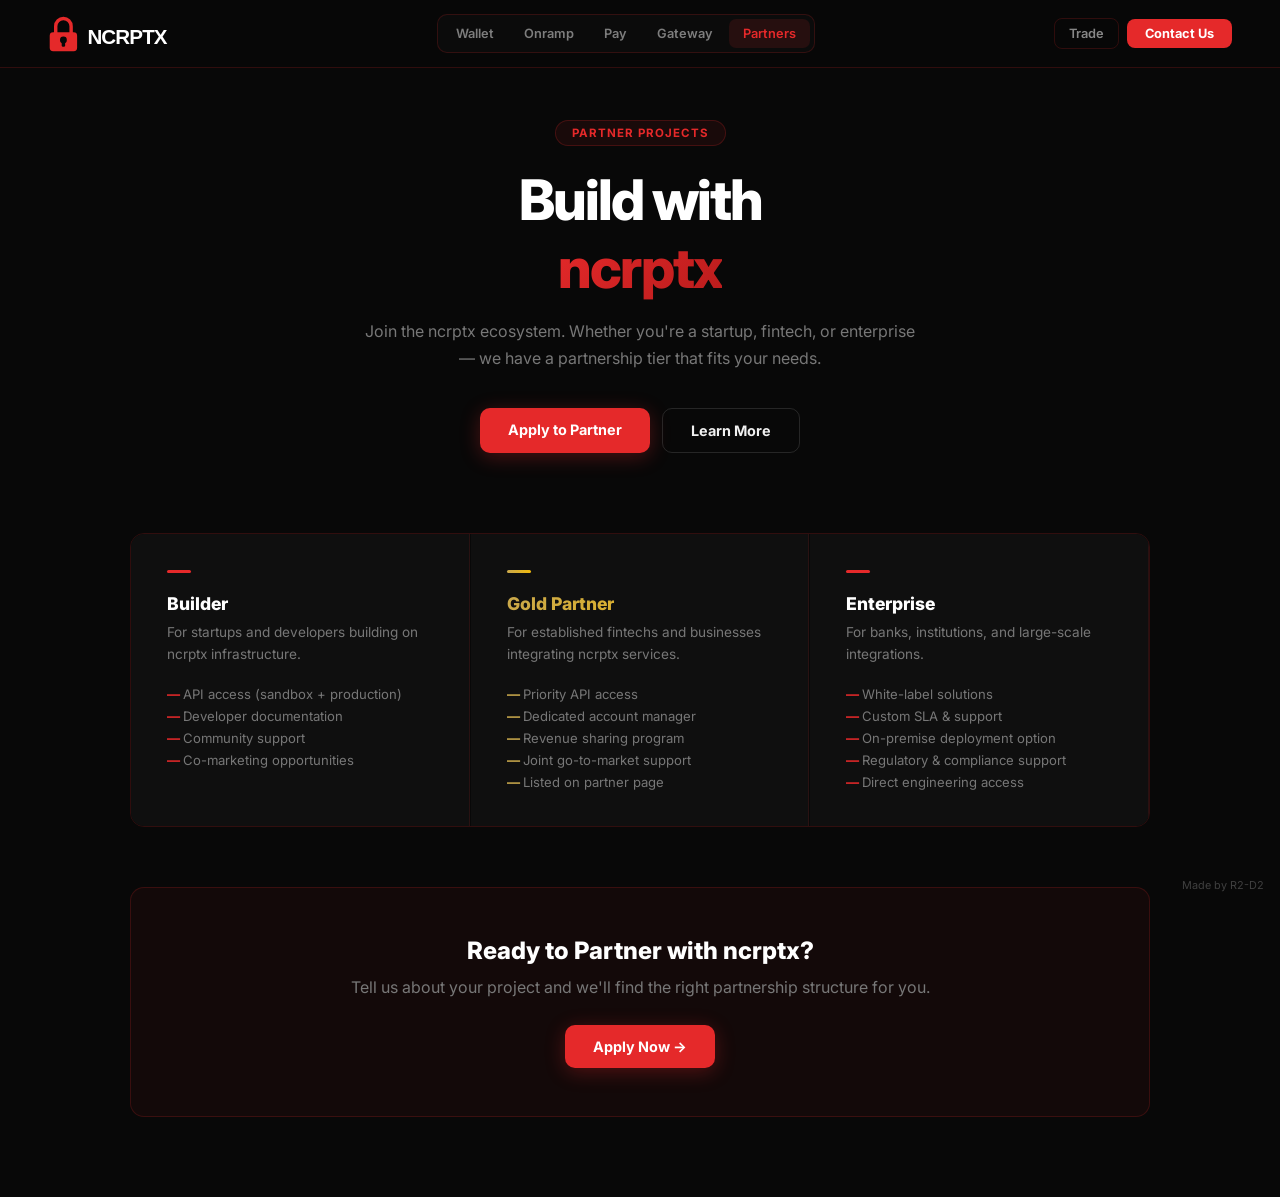
<file: partners/index.html>
<!DOCTYPE html>
<html lang="en">
<head>
  <meta charset="UTF-8" /><meta name="viewport" content="width=device-width, initial-scale=1.0" />
  <title>ncrptx Partner Projects</title>
  <meta name="description" content="Explore ncrptx partner projects and ecosystem integrations. Build with us." />
  <link rel="canonical" href="https://ncrptx.com/partners/" />
  <script async src="https://www.googletagmanager.com/gtag/js?id=G-MLZQ0FT4LB"></script>
  <script>window.dataLayer=window.dataLayer||[];function gtag(){dataLayer.push(arguments);}gtag('js',new Date());gtag('config','G-MLZQ0FT4LB');</script>
  <link href="https://fonts.googleapis.com/css2?family=Inter:wght@400;500;600;700;800&display=swap" rel="stylesheet" />
  <link rel="stylesheet" href="../wallet/style.css" />
  <style>
    :root { --accent:#e5292a; --accent2:#b91c1c; --bg:#080808; --bg2:#0f0f0f; --text:#f0f0f0; --muted:#777; --border:rgba(229,41,42,0.18); }
    .feature-page { min-height:100vh; padding:120px 40px 80px; max-width:1100px; margin:0 auto; }
    .fp-hero { text-align:center; margin-bottom:80px; }
    .fp-badge { display:inline-block; background:rgba(229,41,42,0.08); border:1px solid rgba(229,41,42,0.22); border-radius:100px; padding:5px 16px; font-size:0.72rem; font-weight:700; color:#e5292a; letter-spacing:1px; text-transform:uppercase; margin-bottom:20px; }
    .fp-title { font-size:clamp(2rem,5vw,3.5rem); font-weight:800; letter-spacing:-2px; margin-bottom:16px; color:#fff; }
    .fp-title span { background:linear-gradient(135deg,#e5292a,#b91c1c); -webkit-background-clip:text; -webkit-text-fill-color:transparent; }
    .fp-sub { color:#777; font-size:1rem; max-width:560px; margin:0 auto 36px; line-height:1.7; }
    .fp-actions { display:flex; gap:12px; justify-content:center; flex-wrap:wrap; }
    .fp-btn { background:#e5292a; color:#fff; padding:13px 28px; border-radius:10px; font-weight:700; font-size:0.9rem; text-decoration:none; transition:transform 0.2s,opacity 0.2s; box-shadow:0 4px 20px rgba(229,41,42,0.3); }
    .fp-btn:hover { transform:translateY(-2px); opacity:0.9; }
    .fp-btn-outline { background:transparent; color:#f0f0f0; padding:13px 28px; border-radius:10px; font-weight:700; font-size:0.9rem; text-decoration:none; border:1px solid rgba(255,255,255,0.12); transition:border-color 0.2s; }
    .partner-tiers { display:grid; grid-template-columns:repeat(3,1fr); gap:1px; margin-bottom:60px; border:1px solid rgba(229,41,42,0.18); border-radius:14px; overflow:hidden; }
    .tier-card { background:#0f0f0f; padding:36px; border-right:1px solid rgba(229,41,42,0.12); transition:background 0.2s; }
    .tier-card:hover { background:#141414; }
    .tier-accent { width:24px; height:3px; background:#e5292a; border-radius:2px; margin-bottom:20px; }
    .tier-card.gold .tier-accent { background:linear-gradient(90deg,#c9a84c,#f0b90b); }
    .tier-name { font-size:1.1rem; font-weight:800; margin-bottom:8px; color:#fff; }
    .tier-card.gold .tier-name { background:linear-gradient(135deg,#c9a84c,#f0b90b); -webkit-background-clip:text; -webkit-text-fill-color:transparent; }
    .tier-desc { font-size:0.85rem; color:#777; line-height:1.6; margin-bottom:20px; }
    .tier-perks { list-style:none; font-size:0.82rem; color:#777; display:flex; flex-direction:column; gap:6px; }
    .tier-perks li::before { content:'— '; color:#e5292a; font-weight:700; }
    .tier-card.gold .tier-perks li::before { color:#c9a84c; }
    .apply-box { background:rgba(229,41,42,0.05); border:1px solid rgba(229,41,42,0.18); border-radius:14px; padding:48px; text-align:center; }
    .apply-box h3 { font-size:1.5rem; font-weight:800; margin-bottom:12px; color:#fff; }
    .apply-box p { color:#777; margin-bottom:28px; }
    @media(max-width:700px){ .partner-tiers{grid-template-columns:1fr;} }
  </style>
</head>
<body>
<script src="../assets/nav.js"></script>
<script>renderNav('../');</script>

<div class="feature-page">
  <div class="fp-hero">
    <div class="fp-badge">Partner Projects</div>
    <h1 class="fp-title">Build with<br><span>ncrptx</span></h1>
    <p class="fp-sub">Join the ncrptx ecosystem. Whether you're a startup, fintech, or enterprise — we have a partnership tier that fits your needs.</p>
    <div class="fp-actions">
      <a href="../#contact" class="fp-btn">Apply to Partner</a>
      <a href="../#contact" class="fp-btn-outline">Learn More</a>
    </div>
  </div>

  <div class="partner-tiers">
    <div class="tier-card">
      <div class="tier-accent"></div>
      <div class="tier-name">Builder</div>
      <div class="tier-desc">For startups and developers building on ncrptx infrastructure.</div>
      <ul class="tier-perks">
        <li>API access (sandbox + production)</li>
        <li>Developer documentation</li>
        <li>Community support</li>
        <li>Co-marketing opportunities</li>
      </ul>
    </div>
    <div class="tier-card gold">
      <div class="tier-accent"></div>
      <div class="tier-name">Gold Partner</div>
      <div class="tier-desc">For established fintechs and businesses integrating ncrptx services.</div>
      <ul class="tier-perks">
        <li>Priority API access</li>
        <li>Dedicated account manager</li>
        <li>Revenue sharing program</li>
        <li>Joint go-to-market support</li>
        <li>Listed on partner page</li>
      </ul>
    </div>
    <div class="tier-card">
      <div class="tier-accent"></div>
      <div class="tier-name">Enterprise</div>
      <div class="tier-desc">For banks, institutions, and large-scale integrations.</div>
      <ul class="tier-perks">
        <li>White-label solutions</li>
        <li>Custom SLA &amp; support</li>
        <li>On-premise deployment option</li>
        <li>Regulatory &amp; compliance support</li>
        <li>Direct engineering access</li>
      </ul>
    </div>
  </div>

  <div class="apply-box">
    <h3>Ready to Partner with ncrptx?</h3>
    <p>Tell us about your project and we'll find the right partnership structure for you.</p>
    <a href="../#contact" class="fp-btn" style="display:inline-block;">Apply Now &rarr;</a>
  </div>
</div>
</body>
</html>
</file>
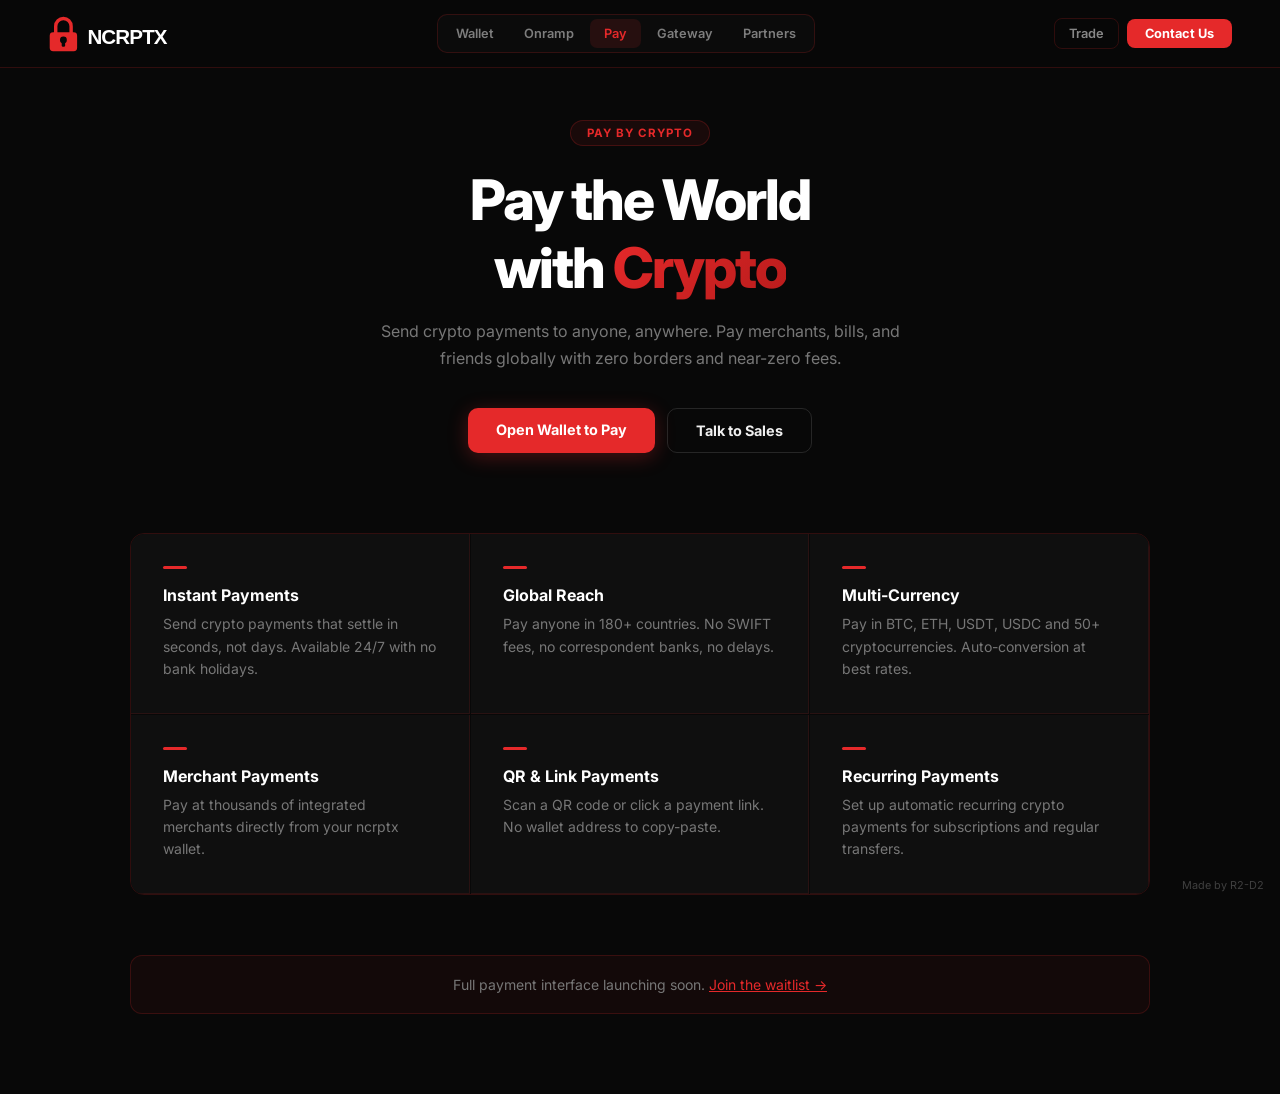
<file: pay/index.html>
<!DOCTYPE html>
<html lang="en">
<head>
  <meta charset="UTF-8" /><meta name="viewport" content="width=device-width, initial-scale=1.0" />
  <title>ncrptx Pay — Pay by Crypto</title>
  <meta name="description" content="Pay anywhere with crypto. Send payments, pay bills, and transfer value globally with ncrptx Pay." />
  <link rel="canonical" href="https://ncrptx.com/pay/" />
  <script async src="https://www.googletagmanager.com/gtag/js?id=G-MLZQ0FT4LB"></script>
  <script>window.dataLayer=window.dataLayer||[];function gtag(){dataLayer.push(arguments);}gtag('js',new Date());gtag('config','G-MLZQ0FT4LB');</script>
  <link href="https://fonts.googleapis.com/css2?family=Inter:wght@400;500;600;700;800&display=swap" rel="stylesheet" />
  <link rel="stylesheet" href="../wallet/style.css" />
  <style>
    :root { --accent:#e5292a; --accent2:#b91c1c; --bg:#080808; --bg2:#0f0f0f; --text:#f0f0f0; --muted:#777; --border:rgba(229,41,42,0.18); }
    .feature-page { min-height:100vh; padding:120px 40px 80px; max-width:1100px; margin:0 auto; }
    .fp-hero { text-align:center; margin-bottom:80px; }
    .fp-badge { display:inline-block; background:rgba(229,41,42,0.08); border:1px solid rgba(229,41,42,0.22); border-radius:100px; padding:5px 16px; font-size:0.72rem; font-weight:700; color:#e5292a; letter-spacing:1px; text-transform:uppercase; margin-bottom:20px; }
    .fp-title { font-size:clamp(2rem,5vw,3.5rem); font-weight:800; letter-spacing:-2px; margin-bottom:16px; color:#fff; }
    .fp-title span { background:linear-gradient(135deg,#e5292a,#b91c1c); -webkit-background-clip:text; -webkit-text-fill-color:transparent; }
    .fp-sub { color:#777; font-size:1rem; max-width:560px; margin:0 auto 36px; line-height:1.7; }
    .fp-actions { display:flex; gap:12px; justify-content:center; flex-wrap:wrap; }
    .fp-btn { background:#e5292a; color:#fff; padding:13px 28px; border-radius:10px; font-weight:700; font-size:0.9rem; text-decoration:none; transition:transform 0.2s,opacity 0.2s; box-shadow:0 4px 20px rgba(229,41,42,0.3); }
    .fp-btn:hover { transform:translateY(-2px); opacity:0.9; }
    .fp-btn-outline { background:transparent; color:#f0f0f0; padding:13px 28px; border-radius:10px; font-weight:700; font-size:0.9rem; text-decoration:none; border:1px solid rgba(255,255,255,0.12); transition:border-color 0.2s; }
    .fp-btn-outline:hover { border-color:rgba(255,255,255,0.3); }
    .features-grid { display:grid; grid-template-columns:repeat(3,1fr); gap:1px; margin-bottom:60px; border:1px solid rgba(229,41,42,0.18); border-radius:14px; overflow:hidden; }
    .feat-card { background:#0f0f0f; padding:32px; transition:background 0.2s; border-right:1px solid rgba(229,41,42,0.12); border-bottom:1px solid rgba(229,41,42,0.12); }
    .feat-card:hover { background:#141414; }
    .feat-accent { width:24px; height:3px; background:#e5292a; border-radius:2px; margin-bottom:16px; }
    .feat-title { font-size:1rem; font-weight:700; margin-bottom:8px; color:#fff; }
    .feat-desc { font-size:0.875rem; color:#777; line-height:1.6; }
    .coming-soon { text-align:center; background:rgba(229,41,42,0.05); border:1px solid rgba(229,41,42,0.18); border-radius:12px; padding:20px; color:#777; font-size:0.875rem; margin-top:40px; }
    @media(max-width:700px){ .features-grid{grid-template-columns:1fr;} }
  </style>
</head>
<body>
<script src="../assets/nav.js"></script>
<script>renderNav('../');</script>

<div class="feature-page">
  <div class="fp-hero">
    <div class="fp-badge">Pay by Crypto</div>
    <h1 class="fp-title">Pay the World<br>with <span>Crypto</span></h1>
    <p class="fp-sub">Send crypto payments to anyone, anywhere. Pay merchants, bills, and friends globally with zero borders and near-zero fees.</p>
    <div class="fp-actions">
      <a href="../wallet/" class="fp-btn">Open Wallet to Pay</a>
      <a href="../#contact" class="fp-btn-outline">Talk to Sales</a>
    </div>
  </div>

  <div class="features-grid">
    <div class="feat-card"><div class="feat-accent"></div><div class="feat-title">Instant Payments</div><div class="feat-desc">Send crypto payments that settle in seconds, not days. Available 24/7 with no bank holidays.</div></div>
    <div class="feat-card"><div class="feat-accent"></div><div class="feat-title">Global Reach</div><div class="feat-desc">Pay anyone in 180+ countries. No SWIFT fees, no correspondent banks, no delays.</div></div>
    <div class="feat-card"><div class="feat-accent"></div><div class="feat-title">Multi-Currency</div><div class="feat-desc">Pay in BTC, ETH, USDT, USDC and 50+ cryptocurrencies. Auto-conversion at best rates.</div></div>
    <div class="feat-card"><div class="feat-accent"></div><div class="feat-title">Merchant Payments</div><div class="feat-desc">Pay at thousands of integrated merchants directly from your ncrptx wallet.</div></div>
    <div class="feat-card"><div class="feat-accent"></div><div class="feat-title">QR &amp; Link Payments</div><div class="feat-desc">Scan a QR code or click a payment link. No wallet address to copy-paste.</div></div>
    <div class="feat-card"><div class="feat-accent"></div><div class="feat-title">Recurring Payments</div><div class="feat-desc">Set up automatic recurring crypto payments for subscriptions and regular transfers.</div></div>
  </div>

  <div class="coming-soon">Full payment interface launching soon. <a href="../#contact" style="color:#e5292a">Join the waitlist &rarr;</a></div>
</div>
</body>
</html>
</file>
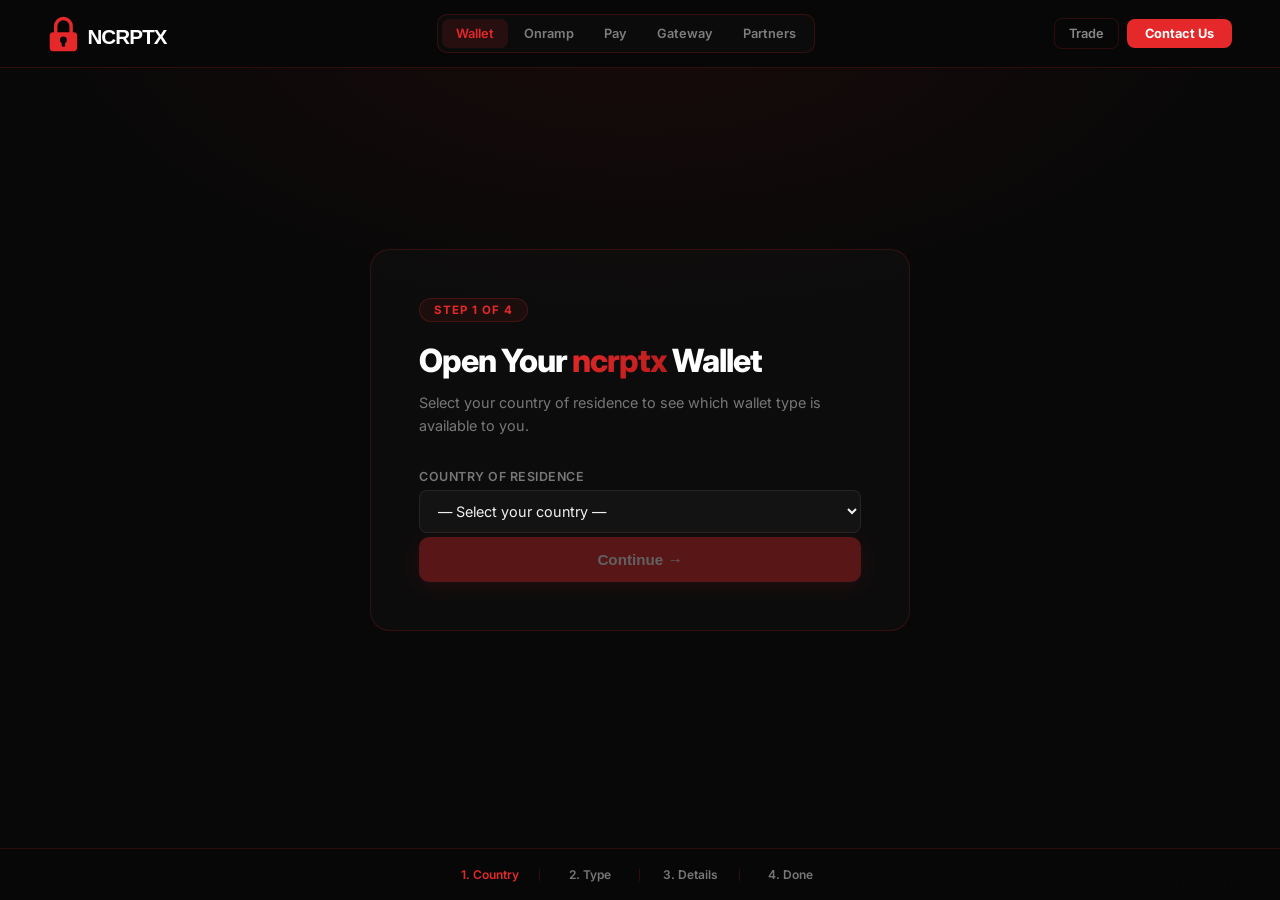
<file: wallet/index.html>
<!DOCTYPE html>
<html lang="en">
<head>
  <meta charset="UTF-8" />
  <meta name="viewport" content="width=device-width, initial-scale=1.0" />
  <title>ncrptx Wallet — Open Your Account</title>
  <meta name="description" content="Open your ncrptx digital asset wallet. Secure, regulated, available in 180+ countries." />
  <link rel="canonical" href="https://ncrptx.com/wallet/" />
  <script async src="https://www.googletagmanager.com/gtag/js?id=G-MLZQ0FT4LB"></script>
  <script>window.dataLayer=window.dataLayer||[];function gtag(){dataLayer.push(arguments);}gtag('js',new Date());gtag('config','G-MLZQ0FT4LB');</script>
  <link href="https://fonts.googleapis.com/css2?family=Inter:wght@400;500;600;700;800&display=swap" rel="stylesheet" />
  <link rel="stylesheet" href="style.css" />
</head>
<body>
<script src="../assets/nav.js"></script>
<script>renderNav('../');</script>

<div class="wallet-page">

  <!-- STEP 0: Country Detection -->
  <div class="step active" id="step-country">
    <div class="step-inner">
      <div class="step-badge">Step 1 of 4</div>
      <h1 class="step-title">Open Your <span>ncrptx</span> Wallet</h1>
      <p class="step-sub">Select your country of residence to see which wallet type is available to you.</p>
      <div class="field-group">
        <label>Country of Residence</label>
        <select id="country-select" onchange="detectGroup()">
          <option value="">— Select your country —</option>
        </select>
      </div>
      <div class="group-info" id="group-info" style="display:none"></div>
      <button class="btn-next" id="btn-step1" onclick="goStep('step-type')" disabled>Continue →</button>
    </div>
  </div>

  <!-- STEP 1: Wallet Type (Group B/C only) -->
  <div class="step" id="step-type">
    <div class="step-inner">
      <div class="step-badge">Step 2 of 4</div>
      <h2 class="step-title">Choose Your <span>Wallet Type</span></h2>
      <p class="step-sub">Select how you'd like to manage your digital assets.</p>
      <div class="wallet-types" id="wallet-types"></div>
      <button class="btn-next" id="btn-step2" onclick="goStep('step-kyc')" disabled>Continue →</button>
    </div>
  </div>

  <!-- STEP 2: KYC Form -->
  <div class="step" id="step-kyc">
    <div class="step-inner wide">
      <div class="step-badge" id="kyc-badge">Step 3 of 4</div>
      <h2 class="step-title" id="kyc-title">Verify Your <span>Identity</span></h2>
      <p class="step-sub" id="kyc-sub">Please provide your personal details to open your account.</p>
      <form id="kyc-form" onsubmit="submitKYC(event)">
        <div class="form-grid">
          <!-- Always required -->
          <div class="field-group">
            <label>First Name <span class="req">*</span></label>
            <input type="text" id="f-firstname" placeholder="John" required />
          </div>
          <div class="field-group">
            <label>Last Name <span class="req">*</span></label>
            <input type="text" id="f-lastname" placeholder="Smith" required />
          </div>
          <div class="field-group">
            <label>Email Address <span class="req">*</span></label>
            <input type="email" id="f-email" placeholder="john@email.com" required />
          </div>
          <div class="field-group">
            <label>Date of Birth <span class="req">*</span></label>
            <input type="date" id="f-dob" required />
          </div>
          <div class="field-group">
            <label>Country of Citizenship <span class="req">*</span></label>
            <select id="f-citizenship" required></select>
          </div>
          <div class="field-group">
            <label>Country of Residence <span class="req">*</span></label>
            <select id="f-residence" required></select>
          </div>
          <!-- Group A only -->
          <div class="field-group kyc-a" id="field-address">
            <label>Street Address <span class="req">*</span></label>
            <input type="text" id="f-address" placeholder="123 Main Street" />
          </div>
          <div class="field-group kyc-a" id="field-city">
            <label>City <span class="req">*</span></label>
            <input type="text" id="f-city" placeholder="New York" />
          </div>
          <div class="field-group kyc-a" id="field-postal">
            <label>Postal Code <span class="req">*</span></label>
            <input type="text" id="f-postal" placeholder="10001" />
          </div>
          <div class="field-group kyc-a" id="field-phone">
            <label>Phone Number <span class="req">*</span></label>
            <input type="tel" id="f-phone" placeholder="+1 555 000 0000" />
          </div>
        </div>
        <div class="terms-box" id="terms-box">
          <div class="terms-scroll" id="terms-content"></div>
          <div class="terms-check">
            <input type="checkbox" id="terms-agree" required />
            <label for="terms-agree">I have read and agree to the <strong>Terms & Conditions</strong>, <strong>Privacy Policy</strong>, and confirm all information provided is accurate.</label>
          </div>
        </div>
        <button type="submit" class="btn-next">Create My Wallet →</button>
      </form>
    </div>
  </div>

  <!-- STEP 3: Success -->
  <div class="step" id="step-success">
    <div class="step-inner" style="text-align:center;">
      <div class="success-checkmark">&#10003;</div>
      <h2 class="step-title">Wallet <span>Created!</span></h2>
      <p class="step-sub">Your ncrptx wallet has been successfully opened. Your unique customer ID is below.</p>
      <div class="customer-id-box">
        <div class="cid-label">Your Customer ID</div>
        <div class="cid-value" id="customer-id"></div>
        <div class="cid-note">Save this ID — you will need it for transfers and sub-wallets.</div>
      </div>
      <div class="wallet-info-box" id="wallet-info-box"></div>
      <div class="success-actions">
        <a href="../onramp/" class="btn-next" style="text-decoration:none;display:inline-block;">Fund Your Wallet</a>
        <a href="../trade/" class="btn-secondary-link">Start Trading &rarr;</a>
      </div>
    </div>
  </div>

  <!-- PROGRESS BAR -->
  <div class="progress-bar">
    <div class="progress-steps">
      <div class="ps active" id="ps1">1. Country</div>
      <div class="ps" id="ps2">2. Type</div>
      <div class="ps" id="ps3">3. Details</div>
      <div class="ps" id="ps4">4. Done</div>
    </div>
  </div>

</div>

<script src="countries.js"></script>
<script src="main.js"></script>
</body>
</html>
</file>
<file: style.css>
/* ============================================================
   ncrptx — MAIN STYLESHEET  |  Red/Black Theme
   ============================================================ */

:root {
  --bg:  #080808;
  --bg2: #0f0f0f;
  --bg3: #141414;
  --accent:  #e5292a;
  --accent2: #b91c1c;
  --text:    #f0f0f0;
  --text-muted: #777777;
  --border:  rgba(229, 41, 42, 0.18);
  --card-bg: rgba(255,255,255,0.02);
  --radius:  12px;
  --font: 'Inter', -apple-system, BlinkMacSystemFont, sans-serif;
}

* { margin: 0; padding: 0; box-sizing: border-box; }
html { scroll-behavior: smooth; }
body {
  background: var(--bg);
  color: var(--text);
  font-family: var(--font);
  line-height: 1.6;
  overflow-x: hidden;
}

/* ---- SCROLLBAR ---- */
::-webkit-scrollbar { width: 4px; }
::-webkit-scrollbar-track { background: var(--bg); }
::-webkit-scrollbar-thumb { background: var(--accent); border-radius: 2px; }

/* ---- NAV ---- */
nav {
  position: fixed;
  top: 0; left: 0; right: 0;
  z-index: 1000;
  padding: 20px 60px;
  display: flex;
  align-items: center;
  justify-content: space-between;
  background: rgba(8,8,8,0.90);
  backdrop-filter: blur(24px);
  border-bottom: 1px solid var(--border);
  transition: padding 0.3s;
}

nav.scrolled { padding: 14px 60px; }

.nav-logo {
  font-size: 1.5rem;
  font-weight: 800;
  letter-spacing: -0.5px;
  color: #fff;
  text-decoration: none;
}

.nav-logo-img { display: flex; align-items: center; text-decoration: none; flex-shrink: 0; }
.nav-logo-img img { height: 36px; width: auto; }

.nav-features {
  display: flex;
  gap: 2px;
  list-style: none;
  background: rgba(255,255,255,0.02);
  border: 1px solid var(--border);
  border-radius: 10px;
  padding: 4px;
}

.nav-feature-link {
  color: var(--text-muted);
  text-decoration: none;
  font-size: 0.82rem;
  font-weight: 600;
  padding: 7px 14px;
  border-radius: 7px;
  transition: all 0.2s;
  white-space: nowrap;
  display: block;
}

.nav-feature-link:hover,
.nav-feature-link.active {
  background: rgba(229,41,42,0.1);
  color: var(--accent);
}

.nav-links { display: flex; gap: 36px; list-style: none; }

.nav-links a {
  color: var(--text-muted);
  text-decoration: none;
  font-size: 0.9rem;
  font-weight: 500;
  letter-spacing: 0.3px;
  transition: color 0.2s;
}

.nav-links a:hover { color: var(--text); }

.nav-cta {
  background: var(--accent);
  color: #fff !important;
  padding: 10px 22px;
  border-radius: 8px;
  font-weight: 700 !important;
  transition: opacity 0.2s !important;
}

.nav-cta:hover { opacity: 0.85; }

.nav-actions { display: flex; align-items: center; gap: 10px; }

.nav-action-btn {
  color: var(--text-muted);
  text-decoration: none;
  font-size: 0.85rem;
  font-weight: 600;
  padding: 8px 16px;
  border-radius: 8px;
  border: 1px solid var(--border);
  transition: all 0.2s;
}
.nav-action-btn:hover {
  color: var(--accent);
  border-color: var(--accent);
  background: rgba(229,41,42,0.05);
}

/* Hero product links */
.hero-product-links {
  display: flex;
  gap: 12px;
  justify-content: center;
  margin-top: 24px;
  flex-wrap: wrap;
}
.hero-product-btn {
  display: inline-flex;
  align-items: center;
  gap: 8px;
  background: rgba(229,41,42,0.07);
  border: 1px solid rgba(229,41,42,0.22);
  border-radius: 10px;
  padding: 11px 20px;
  text-decoration: none;
  color: var(--text);
  font-size: 0.875rem;
  font-weight: 600;
  transition: all 0.2s;
}
.hero-product-btn:hover {
  border-color: var(--accent);
  background: rgba(229,41,42,0.12);
  color: var(--accent);
}

/* ---- HERO ---- */
#hero {
  min-height: 100vh;
  display: flex;
  align-items: center;
  justify-content: center;
  text-align: center;
  padding: 120px 20px 80px;
  position: relative;
  overflow: hidden;
}

.hero-bg {
  position: absolute;
  inset: 0;
  background:
    radial-gradient(ellipse 70% 55% at 50% 0%, rgba(229,41,42,0.12) 0%, transparent 70%),
    radial-gradient(ellipse 40% 40% at 80% 80%, rgba(185,28,28,0.07) 0%, transparent 60%);
}

.hero-grid {
  position: absolute;
  inset: 0;
  background-image:
    linear-gradient(rgba(229,41,42,0.04) 1px, transparent 1px),
    linear-gradient(90deg, rgba(229,41,42,0.04) 1px, transparent 1px);
  background-size: 60px 60px;
  mask-image: radial-gradient(ellipse 70% 70% at 50% 50%, black 30%, transparent 100%);
}

.hero-content { position: relative; max-width: 800px; }

.hero-badge {
  display: inline-flex;
  align-items: center;
  gap: 8px;
  background: rgba(229,41,42,0.08);
  border: 1px solid rgba(229,41,42,0.28);
  border-radius: 100px;
  padding: 6px 16px;
  font-size: 0.8rem;
  font-weight: 600;
  color: var(--accent);
  letter-spacing: 1px;
  text-transform: uppercase;
  margin-bottom: 28px;
}

.hero-badge::before {
  content: '';
  width: 6px; height: 6px;
  background: var(--accent);
  border-radius: 50%;
  animation: pulse 2s infinite;
}

@keyframes pulse {
  0%, 100% { opacity: 1; transform: scale(1); }
  50% { opacity: 0.4; transform: scale(1.3); }
}

.hero-title {
  font-size: clamp(2.5rem, 6vw, 5rem);
  font-weight: 800;
  line-height: 1.1;
  letter-spacing: -2px;
  margin-bottom: 24px;
  color: #ffffff;
}

.hero-title span {
  background: linear-gradient(135deg, var(--accent) 0%, var(--accent2) 100%);
  -webkit-background-clip: text;
  -webkit-text-fill-color: transparent;
}

.hero-sub {
  font-size: 1.15rem;
  color: var(--text-muted);
  max-width: 600px;
  margin: 0 auto 40px;
  line-height: 1.7;
}

.hero-buttons { display: flex; gap: 16px; justify-content: center; flex-wrap: wrap; }

.btn-primary {
  background: var(--accent);
  color: #fff;
  padding: 14px 32px;
  border-radius: 10px;
  font-weight: 700;
  font-size: 0.95rem;
  text-decoration: none;
  transition: transform 0.2s, box-shadow 0.2s, opacity 0.2s;
  box-shadow: 0 4px 24px rgba(229,41,42,0.35);
}

.btn-primary:hover {
  transform: translateY(-2px);
  box-shadow: 0 8px 32px rgba(229,41,42,0.45);
  opacity: 0.92;
}

.btn-secondary {
  background: transparent;
  color: var(--text);
  padding: 14px 32px;
  border-radius: 10px;
  font-weight: 600;
  font-size: 0.95rem;
  text-decoration: none;
  border: 1px solid rgba(255,255,255,0.12);
  transition: border-color 0.2s, background 0.2s;
}

.btn-secondary:hover {
  border-color: rgba(255,255,255,0.3);
  background: rgba(255,255,255,0.04);
}

/* ---- STATS ---- */
#stats {
  padding: 60px;
  border-top: 1px solid var(--border);
  border-bottom: 1px solid var(--border);
  background: var(--bg2);
}

.stats-grid {
  display: grid;
  grid-template-columns: repeat(4, 1fr);
  gap: 20px;
  max-width: 1100px;
  margin: 0 auto;
  text-align: center;
}

.stat-value {
  font-size: 2.5rem;
  font-weight: 800;
  color: #ffffff;
  letter-spacing: -1px;
}

.stat-label {
  font-size: 0.85rem;
  color: var(--text-muted);
  margin-top: 4px;
  text-transform: uppercase;
  letter-spacing: 1px;
}

/* ---- SECTIONS ---- */
section { padding: 100px 60px; }

.section-header {
  text-align: center;
  max-width: 600px;
  margin: 0 auto 60px;
}

.section-label {
  font-size: 0.75rem;
  font-weight: 700;
  letter-spacing: 2px;
  text-transform: uppercase;
  color: var(--accent);
  margin-bottom: 12px;
}

.section-title {
  font-size: clamp(1.8rem, 3vw, 2.8rem);
  font-weight: 800;
  letter-spacing: -1px;
  margin-bottom: 16px;
  line-height: 1.2;
}

.section-sub {
  color: var(--text-muted);
  font-size: 1rem;
  line-height: 1.7;
}

/* ---- SERVICES ---- */
#services { background: var(--bg2); }

.services-grid {
  display: grid;
  grid-template-columns: repeat(3, 1fr);
  gap: 1px;
  max-width: 1100px;
  margin: 0 auto;
  border: 1px solid var(--border);
  border-radius: var(--radius);
  overflow: hidden;
}

.service-card {
  background: var(--bg2);
  padding: 36px 32px;
  transition: background 0.2s;
  border-right: 1px solid var(--border);
  border-bottom: 1px solid var(--border);
}

.service-card:hover { background: var(--bg3); }

.service-accent {
  width: 28px; height: 3px;
  background: var(--accent);
  border-radius: 2px;
  margin-bottom: 20px;
}

.service-title {
  font-size: 1.05rem;
  font-weight: 700;
  margin-bottom: 12px;
  color: #fff;
}

.service-desc { color: var(--text-muted); font-size: 0.875rem; line-height: 1.7; }

/* ---- WHY ---- */
#why { background: var(--bg); }

.why-grid {
  display: grid;
  grid-template-columns: repeat(2, 1fr);
  gap: 1px;
  max-width: 900px;
  margin: 0 auto;
  border: 1px solid var(--border);
  border-radius: var(--radius);
  overflow: hidden;
}

.why-item {
  display: flex;
  gap: 20px;
  padding: 36px 32px;
  background: var(--bg);
  transition: background 0.2s;
}

.why-item:hover { background: var(--bg2); }

.why-accent {
  width: 3px; height: 100%;
  min-height: 28px;
  background: var(--accent);
  border-radius: 2px;
  flex-shrink: 0;
  margin-top: 2px;
}

.why-title { font-size: 1rem; font-weight: 700; margin-bottom: 8px; color: #fff; }
.why-desc { color: var(--text-muted); font-size: 0.875rem; line-height: 1.7; }

/* ---- TEAM ---- */
#team { background: var(--bg2); }

.team-grid {
  display: flex;
  justify-content: center;
  gap: 24px;
  max-width: 1100px;
  margin: 0 auto;
}

.team-card {
  max-width: 280px;
  width: 100%;
  background: var(--bg);
  border: 1px solid var(--border);
  border-radius: var(--radius);
  padding: 32px 24px;
  text-align: center;
  transition: border-color 0.2s, transform 0.2s;
}

.team-card:hover {
  border-color: rgba(229,41,42,0.4);
  transform: translateY(-4px);
}

.team-avatar {
  width: 80px; height: 80px;
  border-radius: 50%;
  object-fit: cover;
  margin: 0 auto 16px;
  border: 2px solid var(--border);
  display: block;
}

.team-name { font-size: 1rem; font-weight: 700; margin-bottom: 4px; color: #fff; }
.team-role { font-size: 0.8rem; color: var(--accent); font-weight: 600; margin-bottom: 12px; }
.team-bio { font-size: 0.82rem; color: var(--text-muted); line-height: 1.6; }

/* ---- CONTACT ---- */
#contact {
  background: var(--bg3);
  text-align: center;
}

.contact-box {
  max-width: 560px;
  margin: 0 auto;
}

.contact-form {
  display: flex;
  flex-direction: column;
  gap: 16px;
  margin-top: 40px;
  text-align: left;
}

.contact-form input,
.contact-form textarea {
  background: rgba(255,255,255,0.03);
  border: 1px solid rgba(255,255,255,0.08);
  border-radius: 8px;
  padding: 14px 18px;
  color: var(--text);
  font-family: var(--font);
  font-size: 0.9rem;
  transition: border-color 0.2s;
  outline: none;
}

.contact-form input:focus,
.contact-form textarea:focus {
  border-color: var(--accent);
}

.contact-form input::placeholder,
.contact-form textarea::placeholder { color: var(--text-muted); }

.contact-form textarea { resize: vertical; min-height: 120px; }

.contact-form button {
  background: var(--accent);
  color: #fff;
  border: none;
  padding: 14px 32px;
  border-radius: 10px;
  font-weight: 700;
  font-size: 0.95rem;
  cursor: pointer;
  transition: transform 0.2s, box-shadow 0.2s, opacity 0.2s;
  box-shadow: 0 4px 24px rgba(229,41,42,0.3);
}

.contact-form button:hover {
  transform: translateY(-2px);
  box-shadow: 0 8px 32px rgba(229,41,42,0.4);
}

/* ---- FOOTER ---- */
footer {
  background: var(--bg);
  border-top: 1px solid var(--border);
  padding: 48px 60px;
}

.footer-inner {
  max-width: 1100px;
  margin: 0 auto;
}

.footer-top {
  display: flex;
  justify-content: space-between;
  align-items: center;
  margin-bottom: 32px;
  flex-wrap: wrap;
  gap: 20px;
}

.footer-links {
  display: flex;
  gap: 28px;
  flex-wrap: wrap;
  list-style: none;
}

.footer-links a {
  color: var(--text-muted);
  text-decoration: none;
  font-size: 0.85rem;
  transition: color 0.2s;
}

.footer-links a:hover { color: var(--text); }

.footer-bottom {
  border-top: 1px solid rgba(255,255,255,0.05);
  padding-top: 24px;
  display: flex;
  justify-content: space-between;
  align-items: flex-start;
  gap: 20px;
  flex-wrap: wrap;
}

.footer-disclaimer {
  font-size: 0.75rem;
  color: var(--text-muted);
  max-width: 600px;
  line-height: 1.6;
}

.footer-copy {
  font-size: 0.8rem;
  color: var(--text-muted);
  white-space: nowrap;
}

/* ---- RESPONSIVE ---- */
@media (max-width: 900px) {
  nav { padding: 16px 24px; }
  nav.scrolled { padding: 12px 24px; }
  .nav-links { display: none; }
  section { padding: 70px 24px; }
  #stats { padding: 48px 24px; }
  .stats-grid { grid-template-columns: repeat(2, 1fr); }
  .services-grid { grid-template-columns: 1fr; }
  .why-grid { grid-template-columns: 1fr; }
  footer { padding: 40px 24px; }
  .footer-top { flex-direction: column; align-items: flex-start; }
}

@media (max-width: 480px) {
  .stats-grid { grid-template-columns: 1fr 1fr; }
  .team-grid { flex-direction: column; align-items: center; }
  .hero-buttons { flex-direction: column; align-items: center; }
  .nav-features { display: none; }
}
</file>
<file: wallet/style.css>
/* ============================================================
   NCRPTX WALLET — STYLESHEET  |  Red/Black Theme
   ============================================================ */

:root {
  --bg: #080808; --bg2: #0f0f0f; --bg3: #141414;
  --accent: #e5292a; --accent2: #b91c1c; --green: #22c55e;
  --text: #f0f0f0; --muted: #777777; --border: rgba(229,41,42,0.18);
  --red: #e5292a; --font: 'Inter', sans-serif;
}

* { margin:0; padding:0; box-sizing:border-box; }
html { scroll-behavior: smooth; }
body { background: var(--bg); color: var(--text); font-family: var(--font); min-height: 100vh; }

.wallet-page {
  min-height: 100vh;
  display: flex; align-items: center; justify-content: center;
  padding: 80px 20px 100px;
  background:
    radial-gradient(ellipse 70% 50% at 50% 0%, rgba(229,41,42,0.08) 0%, transparent 70%),
    var(--bg);
}

/* ---- STEPS ---- */
.step { display: none; width: 100%; }
.step.active { display: flex; justify-content: center; }

.step-inner {
  background: rgba(255,255,255,0.02);
  border: 1px solid var(--border);
  border-radius: 20px;
  padding: 48px;
  width: 100%; max-width: 540px;
}
.step-inner.wide { max-width: 720px; }

.step-badge {
  display: inline-block; background: rgba(229,41,42,0.08);
  border: 1px solid rgba(229,41,42,0.22); border-radius: 100px;
  padding: 4px 14px; font-size: 0.72rem; font-weight: 700;
  color: var(--accent); letter-spacing: 1px; text-transform: uppercase;
  margin-bottom: 20px;
}

.step-title {
  font-size: 2rem; font-weight: 800; letter-spacing: -1px;
  margin-bottom: 10px; line-height: 1.2; color: #fff;
}
.step-title span {
  background: linear-gradient(135deg, var(--accent), var(--accent2));
  -webkit-background-clip: text; -webkit-text-fill-color: transparent;
}

.step-sub { color: var(--muted); font-size: 0.9rem; margin-bottom: 32px; line-height: 1.6; }

/* ---- FORM ---- */
.form-grid { display: grid; grid-template-columns: 1fr 1fr; gap: 16px; margin-bottom: 24px; }

.field-group { display: flex; flex-direction: column; gap: 6px; margin-bottom: 4px; }
.field-group label { font-size: 0.78rem; font-weight: 600; color: var(--muted); text-transform: uppercase; letter-spacing: 0.5px; }
.req { color: var(--accent); }

.field-group input, .field-group select, .field-group textarea {
  background: rgba(255,255,255,0.03); border: 1px solid rgba(255,255,255,0.08);
  border-radius: 8px; padding: 11px 14px; color: var(--text);
  font-family: var(--font); font-size: 0.9rem; outline: none;
  transition: border-color 0.2s;
}
.field-group input:focus, .field-group select:focus { border-color: var(--accent); }
.field-group select option { background: var(--bg2); }

/* ---- GROUP INFO ---- */
.group-info {
  border-radius: 10px; padding: 16px 20px; margin-bottom: 24px;
  border: 1px solid; font-size: 0.875rem; line-height: 1.6;
}
.group-info.group-a { background: rgba(229,41,42,0.07); border-color: rgba(229,41,42,0.25); }
.group-info.group-b { background: rgba(255,255,255,0.04); border-color: rgba(255,255,255,0.1); }
.group-info.group-c { background: rgba(34,197,94,0.06); border-color: rgba(34,197,94,0.2); }
.group-info .gi-title { font-weight: 700; margin-bottom: 4px; }
.group-info.group-a .gi-title { color: var(--red); }
.group-info.group-b .gi-title { color: var(--text); }
.group-info.group-c .gi-title { color: var(--green); }

/* ---- WALLET TYPES ---- */
.wallet-types { display: flex; flex-direction: column; gap: 12px; margin-bottom: 28px; }
.wallet-type-card {
  border: 1px solid rgba(255,255,255,0.08); border-radius: 12px; padding: 20px;
  cursor: pointer; transition: all 0.2s;
}
.wallet-type-card:hover { border-color: var(--accent); background: rgba(229,41,42,0.04); }
.wallet-type-card.selected { border-color: var(--accent); background: rgba(229,41,42,0.07); }
.wt-header { display: flex; align-items: center; gap: 12px; margin-bottom: 8px; }
.wt-icon { font-size: 1.5rem; }
.wt-title { font-weight: 700; font-size: 0.95rem; color: #fff; }
.wt-badge { font-size: 0.7rem; font-weight: 700; padding: 3px 8px; border-radius: 100px; margin-left: auto; }
.wt-badge.kyc { background: rgba(229,41,42,0.12); color: var(--red); }
.wt-badge.optional { background: rgba(34,197,94,0.12); color: var(--green); }
.wt-desc { font-size: 0.82rem; color: var(--muted); line-height: 1.6; }

/* ---- TERMS ---- */
.terms-box {
  background: rgba(0,0,0,0.3); border: 1px solid rgba(255,255,255,0.07);
  border-radius: 10px; padding: 20px; margin-bottom: 20px;
}
.terms-scroll {
  height: 180px; overflow-y: auto; font-size: 0.8rem; color: var(--muted);
  line-height: 1.7; margin-bottom: 16px; padding-right: 8px;
}
.terms-scroll::-webkit-scrollbar { width: 3px; }
.terms-scroll::-webkit-scrollbar-thumb { background: var(--accent); border-radius: 2px; }
.terms-check { display: flex; gap: 10px; align-items: flex-start; }
.terms-check input { margin-top: 3px; flex-shrink: 0; accent-color: var(--accent); }
.terms-check label { font-size: 0.82rem; color: var(--muted); line-height: 1.5; cursor: pointer; }

/* ---- BUTTONS ---- */
.btn-next {
  width: 100%; background: var(--accent);
  color: #fff; border: none; border-radius: 10px; padding: 14px;
  font-weight: 700; font-size: 0.95rem; cursor: pointer;
  transition: transform 0.2s, box-shadow 0.2s, opacity 0.2s;
  box-shadow: 0 4px 20px rgba(229,41,42,0.3);
}
.btn-next:hover:not(:disabled) { transform: translateY(-2px); box-shadow: 0 8px 28px rgba(229,41,42,0.4); }
.btn-next:disabled { opacity: 0.35; cursor: not-allowed; }
.btn-secondary-link {
  display: inline-block; margin-top: 12px; color: var(--muted);
  text-decoration: none; font-size: 0.875rem; transition: color 0.2s;
}
.btn-secondary-link:hover { color: var(--text); }

/* ---- SUCCESS ---- */
.success-checkmark {
  width: 56px; height: 56px; background: rgba(229,41,42,0.1);
  border: 2px solid var(--accent); border-radius: 50%;
  display: flex; align-items: center; justify-content: center;
  margin: 0 auto 20px;
  font-size: 1.4rem; color: var(--accent); font-weight: 700;
}
.customer-id-box {
  background: rgba(229,41,42,0.06); border: 1px solid rgba(229,41,42,0.25);
  border-radius: 12px; padding: 24px; margin: 28px 0 20px; text-align: center;
}
.cid-label { font-size: 0.75rem; font-weight: 700; color: var(--muted); text-transform: uppercase; letter-spacing: 1px; margin-bottom: 8px; }
.cid-value { font-size: 1.4rem; font-weight: 800; letter-spacing: 2px; color: var(--accent); font-family: monospace; }
.cid-note { font-size: 0.75rem; color: var(--muted); margin-top: 8px; }
.wallet-info-box { font-size: 0.82rem; color: var(--muted); margin-bottom: 28px; line-height: 1.7; }
.success-actions { display: flex; flex-direction: column; align-items: center; gap: 4px; }

/* ---- PROGRESS BAR ---- */
.progress-bar {
  position: fixed; bottom: 0; left: 0; right: 0;
  background: rgba(8,8,8,0.97); border-top: 1px solid var(--border);
  padding: 12px 20px; z-index: 999;
}
.progress-steps { display: flex; justify-content: center; gap: 0; max-width: 400px; margin: 0 auto; }
.ps {
  flex: 1; text-align: center; font-size: 0.75rem; font-weight: 600;
  color: var(--muted); padding: 6px; position: relative;
}
.ps::after {
  content: ''; position: absolute; top: 50%; right: 0;
  width: 1px; height: 12px; background: var(--border); transform: translateY(-50%);
}
.ps:last-child::after { display: none; }
.ps.active { color: var(--accent); }
.ps.done { color: var(--green); }

@media (max-width: 600px) {
  .step-inner { padding: 28px 20px; }
  .form-grid { grid-template-columns: 1fr; }
}
</file>
<file: onramp/style.css>
/* ============================================================
   ncrptx ONRAMP — STYLESHEET  |  Red/Black Theme
   ============================================================ */

:root {
  --accent: #e5292a;
  --accent2: #b91c1c;
  --dark: #080808;
  --bg:  #080808;
  --bg2: #0f0f0f;
  --bg3: #141414;
  --text: #f0f0f0;
  --muted: #666666;
  --border: rgba(229,41,42,0.18);
  --border-subtle: rgba(255,255,255,0.06);
  --radius: 14px;
  --font: 'Inter', -apple-system, BlinkMacSystemFont, sans-serif;
}

* { margin: 0; padding: 0; box-sizing: border-box; }
html { scroll-behavior: smooth; }
body { background: var(--bg); color: var(--text); font-family: var(--font); overflow-x: hidden; line-height: 1.6; }

::-webkit-scrollbar { width: 4px; }
::-webkit-scrollbar-track { background: var(--bg); }
::-webkit-scrollbar-thumb { background: var(--accent); border-radius: 2px; }

/* ---- NAV ---- */
nav {
  position: fixed; top: 0; left: 0; right: 0; z-index: 1000;
  padding: 14px 48px;
  display: flex; align-items: center; justify-content: space-between;
  background: rgba(8,8,8,0.92);
  backdrop-filter: blur(24px);
  border-bottom: 1px solid var(--border);
  transition: padding 0.3s;
}
nav.scrolled { padding: 10px 48px; }

.nav-logo {
  font-size: 1.4rem; font-weight: 800; letter-spacing: -0.5px;
  color: #fff; text-decoration: none; display: flex; align-items: center; gap: 8px;
}
.nav-logo span { color: var(--accent); }

.nav-links { display: flex; gap: 32px; list-style: none; }
.nav-links a { color: var(--muted); text-decoration: none; font-size: 0.9rem; font-weight: 500; transition: color 0.2s; }
.nav-links a:hover { color: var(--text); }

.nav-actions { display: flex; gap: 12px; align-items: center; }

.btn-outline {
  border: 1px solid var(--border); color: var(--muted); padding: 9px 20px;
  border-radius: 8px; font-weight: 600; font-size: 0.85rem; text-decoration: none;
  transition: all 0.2s; background: transparent;
}
.btn-outline:hover { border-color: var(--accent); color: var(--accent); }

.btn-blue {
  background: var(--accent); color: #fff; padding: 9px 20px;
  border-radius: 8px; font-weight: 700; font-size: 0.85rem; text-decoration: none;
  transition: opacity 0.2s;
}
.btn-blue:hover { opacity: 0.85; }

.back-btn {
  color: var(--muted); text-decoration: none; font-size: 0.82rem;
  font-weight: 600; padding: 6px 12px; border-radius: 6px;
  border: 1px solid var(--border); transition: all 0.2s; white-space: nowrap;
}
.back-btn:hover { color: var(--text); border-color: rgba(255,255,255,0.2); }

/* ---- HERO ---- */
#hero {
  min-height: 100vh;
  padding: 130px 60px 80px;
  display: flex; align-items: center;
  position: relative; overflow: hidden;
  background: var(--bg);
}

.hero-gradient {
  position: absolute; inset: 0;
  background:
    radial-gradient(ellipse 60% 55% at 80% 50%, rgba(229,41,42,0.08) 0%, transparent 70%),
    radial-gradient(ellipse 40% 40% at 20% 80%, rgba(185,28,28,0.06) 0%, transparent 60%),
    radial-gradient(ellipse 70% 50% at 50% 0%, rgba(229,41,42,0.06) 0%, transparent 60%);
}

.hero-inner {
  position: relative; display: flex; align-items: center;
  justify-content: space-between; gap: 60px;
  max-width: 1200px; margin: 0 auto; width: 100%;
}

.hero-left { flex: 1; max-width: 560px; }

.hero-badge {
  display: inline-flex; align-items: center; gap: 8px;
  background: rgba(229,41,42,0.08); border: 1px solid rgba(229,41,42,0.25);
  border-radius: 100px; padding: 5px 14px;
  font-size: 0.75rem; font-weight: 700; color: var(--accent);
  letter-spacing: 1px; text-transform: uppercase; margin-bottom: 24px;
}

.hero-title {
  font-size: clamp(2.2rem, 4.5vw, 4rem);
  font-weight: 800; line-height: 1.1; letter-spacing: -2px;
  margin-bottom: 20px; color: #fff;
}

.hero-title .gradient-text {
  background: linear-gradient(135deg, var(--accent), var(--accent2));
  -webkit-background-clip: text; -webkit-text-fill-color: transparent;
}

.hero-title .orange-text {
  color: #f0b90b;
}

.hero-sub { font-size: 1.05rem; color: var(--muted); margin-bottom: 36px; line-height: 1.7; max-width: 480px; }

.hero-buttons { display: flex; gap: 14px; flex-wrap: wrap; margin-bottom: 48px; }

.btn-hero-primary {
  background: var(--accent); color: #fff; padding: 14px 28px;
  border-radius: 10px; font-weight: 700; font-size: 0.95rem; text-decoration: none;
  transition: transform 0.2s, box-shadow 0.2s;
  box-shadow: 0 4px 20px rgba(229,41,42,0.3);
}
.btn-hero-primary:hover { transform: translateY(-2px); box-shadow: 0 8px 30px rgba(229,41,42,0.4); }

.btn-hero-secondary {
  background: transparent; color: var(--text); padding: 14px 28px;
  border-radius: 10px; font-weight: 700; font-size: 0.95rem; text-decoration: none;
  border: 1px solid var(--border-subtle); transition: border-color 0.2s;
}
.btn-hero-secondary:hover { border-color: rgba(255,255,255,0.2); }

.hero-stats { display: flex; gap: 40px; }
.hero-stat-value { font-size: 1.8rem; font-weight: 800; letter-spacing: -1px; color: #fff; }
.hero-stat-label { font-size: 0.78rem; color: var(--muted); text-transform: uppercase; letter-spacing: 1px; }

/* ---- WIDGET ---- */
.hero-right { flex-shrink: 0; }

.widget-card {
  background: var(--bg2);
  border: 1px solid var(--border);
  border-radius: 20px;
  box-shadow: 0 24px 80px rgba(229,41,42,0.1), 0 4px 20px rgba(0,0,0,0.4);
  padding: 28px;
  width: 360px;
}

.widget-header {
  display: flex; align-items: center; justify-content: space-between;
  margin-bottom: 24px;
}
.widget-title { font-size: 1rem; font-weight: 700; color: #fff; }
.widget-logo { font-size: 0.75rem; font-weight: 800; color: var(--accent); }

.widget-tabs {
  display: flex; background: rgba(255,255,255,0.04); border-radius: 10px;
  padding: 4px; margin-bottom: 20px; gap: 4px;
  border: 1px solid var(--border-subtle);
}
.widget-tab {
  flex: 1; text-align: center; padding: 8px; border-radius: 8px;
  font-size: 0.82rem; font-weight: 600; cursor: pointer; transition: all 0.2s;
  color: var(--muted);
}
.widget-tab.active { background: rgba(229,41,42,0.15); color: var(--accent); }

.widget-label { font-size: 0.75rem; font-weight: 600; color: var(--muted); text-transform: uppercase; letter-spacing: 0.5px; margin-bottom: 8px; }

.widget-input-row {
  display: flex; align-items: center;
  background: rgba(255,255,255,0.04); border-radius: 10px; padding: 12px 16px;
  margin-bottom: 12px; border: 1px solid var(--border-subtle); transition: border-color 0.2s;
}
.widget-input-row:focus-within { border-color: var(--accent); }

.widget-input {
  flex: 1; background: none; border: none; outline: none;
  font-size: 1.3rem; font-weight: 700; color: #fff; font-family: var(--font);
}

.widget-currency {
  display: flex; align-items: center; gap: 6px;
  background: rgba(255,255,255,0.06); border-radius: 8px; padding: 6px 10px;
  font-weight: 700; font-size: 0.85rem; cursor: pointer;
  border: 1px solid var(--border-subtle); white-space: nowrap; color: #fff;
}
.widget-currency-flag { font-size: 0.72rem; font-weight: 700; color: var(--accent); }

.widget-arrow {
  text-align: center; color: var(--accent); font-size: 1.2rem;
  margin: 4px 0 12px; cursor: pointer;
}

.widget-payment {
  background: rgba(255,255,255,0.04); border-radius: 10px; padding: 12px 16px;
  margin-bottom: 20px; display: flex; align-items: center; justify-content: space-between;
  border: 1px solid var(--border-subtle);
}
.widget-payment-label { font-size: 0.78rem; color: var(--muted); }
.widget-payment-value { font-size: 0.85rem; font-weight: 600; color: #fff; }

.widget-btn {
  width: 100%; background: var(--accent);
  color: #fff; border: none; border-radius: 10px; padding: 14px;
  font-weight: 700; font-size: 0.95rem; cursor: pointer;
  transition: transform 0.2s, box-shadow 0.2s, opacity 0.2s;
  box-shadow: 0 4px 20px rgba(229,41,42,0.3);
}
.widget-btn:hover { transform: translateY(-1px); box-shadow: 0 8px 28px rgba(229,41,42,0.4); }

.widget-footer {
  text-align: center; margin-top: 14px;
  font-size: 0.72rem; color: var(--muted);
}
.widget-footer a { color: var(--accent); text-decoration: none; }

/* ---- MARQUEE ---- */
.marquee-section {
  padding: 28px 0; background: var(--bg2); overflow: hidden;
  border-top: 1px solid var(--border); border-bottom: 1px solid var(--border);
}
.marquee-track {
  display: flex; gap: 48px; animation: marquee 25s linear infinite;
  width: max-content;
}
.marquee-item {
  color: rgba(240,240,240,0.35); font-weight: 700; font-size: 0.9rem;
  white-space: nowrap; letter-spacing: 1px; text-transform: uppercase;
  display: flex; align-items: center; gap: 12px;
}
.marquee-item::before {
  content: '◆'; color: var(--accent); font-size: 0.6rem;
}
@keyframes marquee {
  from { transform: translateX(0); }
  to { transform: translateX(-50%); }
}

/* ---- SECTIONS ---- */
section { padding: 100px 60px; }

.section-label {
  font-size: 0.72rem; font-weight: 700; letter-spacing: 2px;
  text-transform: uppercase; color: var(--accent); margin-bottom: 12px;
}
.section-title {
  font-size: clamp(1.8rem, 3vw, 2.6rem); font-weight: 800;
  letter-spacing: -1px; line-height: 1.2; margin-bottom: 16px; color: #fff;
}
.section-sub { color: var(--muted); font-size: 1rem; line-height: 1.7; max-width: 520px; }

/* ---- FEATURES ---- */
#features { background: var(--bg2); border-top: 1px solid var(--border); }
.features-inner { max-width: 1200px; margin: 0 auto; display: flex; gap: 60px; align-items: center; }
.features-left { flex: 1; }
.features-right { flex: 1; display: flex; flex-direction: column; gap: 16px; }

.feature-card {
  background: var(--bg); border-radius: var(--radius); padding: 24px 28px;
  border: 1px solid var(--border-subtle); transition: border-color 0.2s;
  display: flex; gap: 20px; align-items: flex-start;
}
.feature-card:hover { border-color: rgba(229,41,42,0.3); }

.feature-icon {
  width: 44px; height: 44px; border-radius: 10px;
  background: rgba(229,41,42,0.12); border: 1px solid rgba(229,41,42,0.25);
  display: flex; align-items: center; justify-content: center;
  font-size: 0.68rem; font-weight: 800; letter-spacing: 0.5px; flex-shrink: 0;
  color: var(--accent);
}
.feature-title { font-size: 1rem; font-weight: 700; margin-bottom: 6px; color: #fff; }
.feature-desc { font-size: 0.875rem; color: var(--muted); line-height: 1.6; }

/* ---- HOW IT WORKS ---- */
#how { background: var(--bg); }
.how-inner { max-width: 1100px; margin: 0 auto; }
.how-header { text-align: center; margin-bottom: 60px; }
.how-header .section-sub { margin: 0 auto; }

.steps-grid { display: grid; grid-template-columns: repeat(4, 1fr); gap: 1px; border: 1px solid var(--border); border-radius: var(--radius); overflow: hidden; }

.step-card {
  text-align: center; padding: 36px 24px;
  background: var(--bg2); position: relative;
}
.step-card::after {
  content: '→';
  position: absolute; right: -14px; top: 50%;
  transform: translateY(-50%);
  color: var(--accent); font-size: 1rem; font-weight: 700;
  z-index: 1;
}
.step-card:last-child::after { display: none; }

.step-number {
  width: 44px; height: 44px; border-radius: 50%;
  background: var(--accent);
  color: #fff; font-weight: 800; font-size: 1rem;
  display: flex; align-items: center; justify-content: center;
  margin: 0 auto 20px;
}
.step-title { font-size: 1rem; font-weight: 700; margin-bottom: 10px; color: #fff; }
.step-desc { font-size: 0.85rem; color: var(--muted); line-height: 1.6; }

/* ---- STATS ---- */
#stats-section {
  background: var(--bg2); color: #fff;
  padding: 80px 60px;
  border-top: 1px solid var(--border);
  border-bottom: 1px solid var(--border);
}
.stats-inner { max-width: 1100px; margin: 0 auto; text-align: center; }
.stats-inner .section-title { color: #fff; }
.stats-inner .section-sub { color: var(--muted); margin: 0 auto 60px; }

.stats-grid {
  display: grid; grid-template-columns: repeat(4, 1fr); gap: 1px;
  border: 1px solid var(--border); border-radius: var(--radius); overflow: hidden;
}
.stat-card {
  background: var(--bg); padding: 36px 24px;
  transition: background 0.2s;
}
.stat-card:hover { background: var(--bg3); }
.stat-value {
  font-size: 2.8rem; font-weight: 800; letter-spacing: -2px;
  color: #fff; margin-bottom: 8px;
}
.stat-label { font-size: 0.85rem; color: var(--muted); text-transform: uppercase; letter-spacing: 1px; }

/* ---- PAYMENT METHODS ---- */
#payments { background: var(--bg); }
.payments-inner { max-width: 1100px; margin: 0 auto; }
.payments-header { margin-bottom: 48px; }

.payment-grid { display: grid; grid-template-columns: repeat(6, 1fr); gap: 1px; border: 1px solid var(--border); border-radius: var(--radius); overflow: hidden; }
.payment-item {
  background: var(--bg2); padding: 20px 16px;
  text-align: center;
  transition: background 0.2s;
  cursor: pointer;
}
.payment-item:hover { background: var(--bg3); }
.payment-icon { font-size: 0.72rem; font-weight: 800; letter-spacing: 0.5px; margin-bottom: 8px; display: block; color: var(--accent); }
.payment-name { font-size: 0.75rem; font-weight: 600; color: var(--muted); }

/* ---- CTA ---- */
#cta-section {
  background: var(--bg2);
  border-top: 1px solid var(--border);
  padding: 100px 60px; text-align: center;
  position: relative; overflow: hidden;
}
#cta-section::before {
  content: ''; position: absolute; inset: 0;
  background: radial-gradient(ellipse 70% 70% at 50% 50%, rgba(229,41,42,0.08) 0%, transparent 70%);
}
#cta-section .section-label { position: relative; color: var(--muted); }
#cta-section .section-title { position: relative; color: #fff; }
#cta-section .section-sub { position: relative; color: var(--muted); margin: 0 auto 40px; }

.cta-buttons { display: flex; gap: 16px; justify-content: center; flex-wrap: wrap; position: relative; }

.btn-cta-white {
  background: var(--accent); color: #fff; padding: 14px 32px;
  border-radius: 10px; font-weight: 700; font-size: 0.95rem; text-decoration: none;
  transition: transform 0.2s, box-shadow 0.2s;
  box-shadow: 0 4px 20px rgba(229,41,42,0.3);
}
.btn-cta-white:hover { transform: translateY(-2px); box-shadow: 0 8px 28px rgba(229,41,42,0.4); }

.btn-cta-outline {
  background: transparent; color: var(--text); padding: 14px 32px;
  border-radius: 10px; font-weight: 700; font-size: 0.95rem; text-decoration: none;
  border: 1px solid var(--border-subtle); transition: border-color 0.2s;
}
.btn-cta-outline:hover { border-color: rgba(255,255,255,0.3); }

/* ---- FOOTER ---- */
footer {
  background: var(--bg); border-top: 1px solid var(--border); padding: 64px 60px 32px;
}
.footer-grid {
  display: grid; grid-template-columns: 2fr 1fr 1fr 1fr 1fr;
  gap: 40px; max-width: 1200px; margin: 0 auto 48px;
}
.footer-brand .nav-logo { color: #fff; margin-bottom: 16px; display: block; }
.footer-brand p { color: var(--muted); font-size: 0.85rem; line-height: 1.7; max-width: 260px; }

.footer-col h4 { font-size: 0.8rem; font-weight: 700; text-transform: uppercase; letter-spacing: 1px; color: rgba(255,255,255,0.3); margin-bottom: 16px; }
.footer-col ul { list-style: none; display: flex; flex-direction: column; gap: 10px; }
.footer-col a { color: var(--muted); text-decoration: none; font-size: 0.875rem; transition: color 0.2s; }
.footer-col a:hover { color: #fff; }

.footer-bottom {
  border-top: 1px solid var(--border-subtle);
  padding-top: 24px; display: flex; justify-content: space-between;
  align-items: center; max-width: 1200px; margin: 0 auto;
}
.footer-copy { font-size: 0.8rem; color: rgba(255,255,255,0.25); }
.footer-legal { display: flex; gap: 24px; }
.footer-legal a { color: rgba(255,255,255,0.25); font-size: 0.8rem; text-decoration: none; }
.footer-legal a:hover { color: rgba(255,255,255,0.5); }

/* ---- RESPONSIVE ---- */
@media (max-width: 1024px) {
  nav { padding: 14px 24px; }
  .nav-links { display: none; }
  section { padding: 70px 24px; }
  #hero { padding: 120px 24px 60px; }
  .hero-inner { flex-direction: column; }
  .hero-right { width: 100%; display: flex; justify-content: center; }
  .widget-card { width: 100%; max-width: 400px; }
  .features-inner { flex-direction: column; }
  .steps-grid { grid-template-columns: repeat(2, 1fr); }
  .step-card::after { display: none; }
  .stats-grid { grid-template-columns: repeat(2, 1fr); }
  .payment-grid { grid-template-columns: repeat(3, 1fr); }
  .footer-grid { grid-template-columns: 1fr 1fr; }
  #stats-section { padding: 60px 24px; }
  #cta-section { padding: 70px 24px; }
  footer { padding: 48px 24px 24px; }
}

@media (max-width: 480px) {
  .hero-stats { flex-wrap: wrap; gap: 20px; }
  .steps-grid { grid-template-columns: 1fr; }
  .payment-grid { grid-template-columns: repeat(2, 1fr); }
  .footer-grid { grid-template-columns: 1fr; }
  .footer-bottom { flex-direction: column; gap: 16px; text-align: center; }
}
</file>
